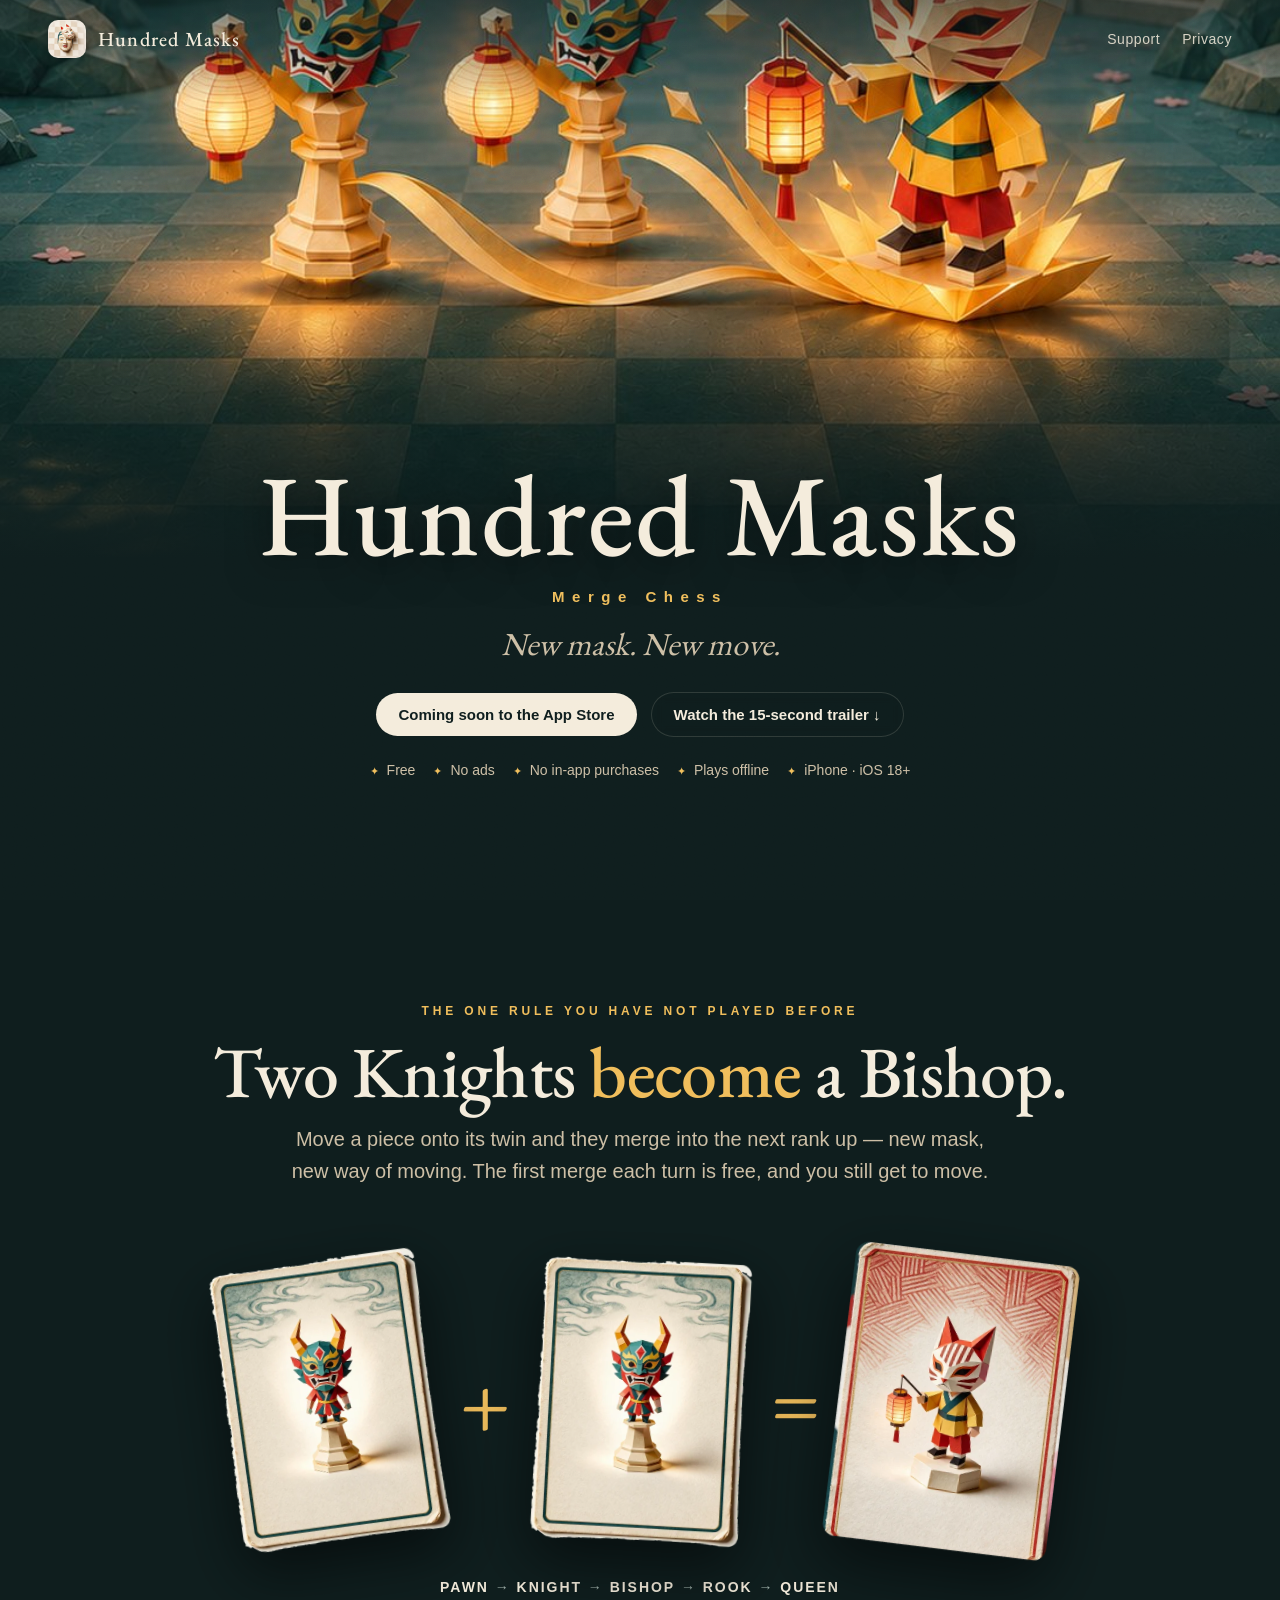
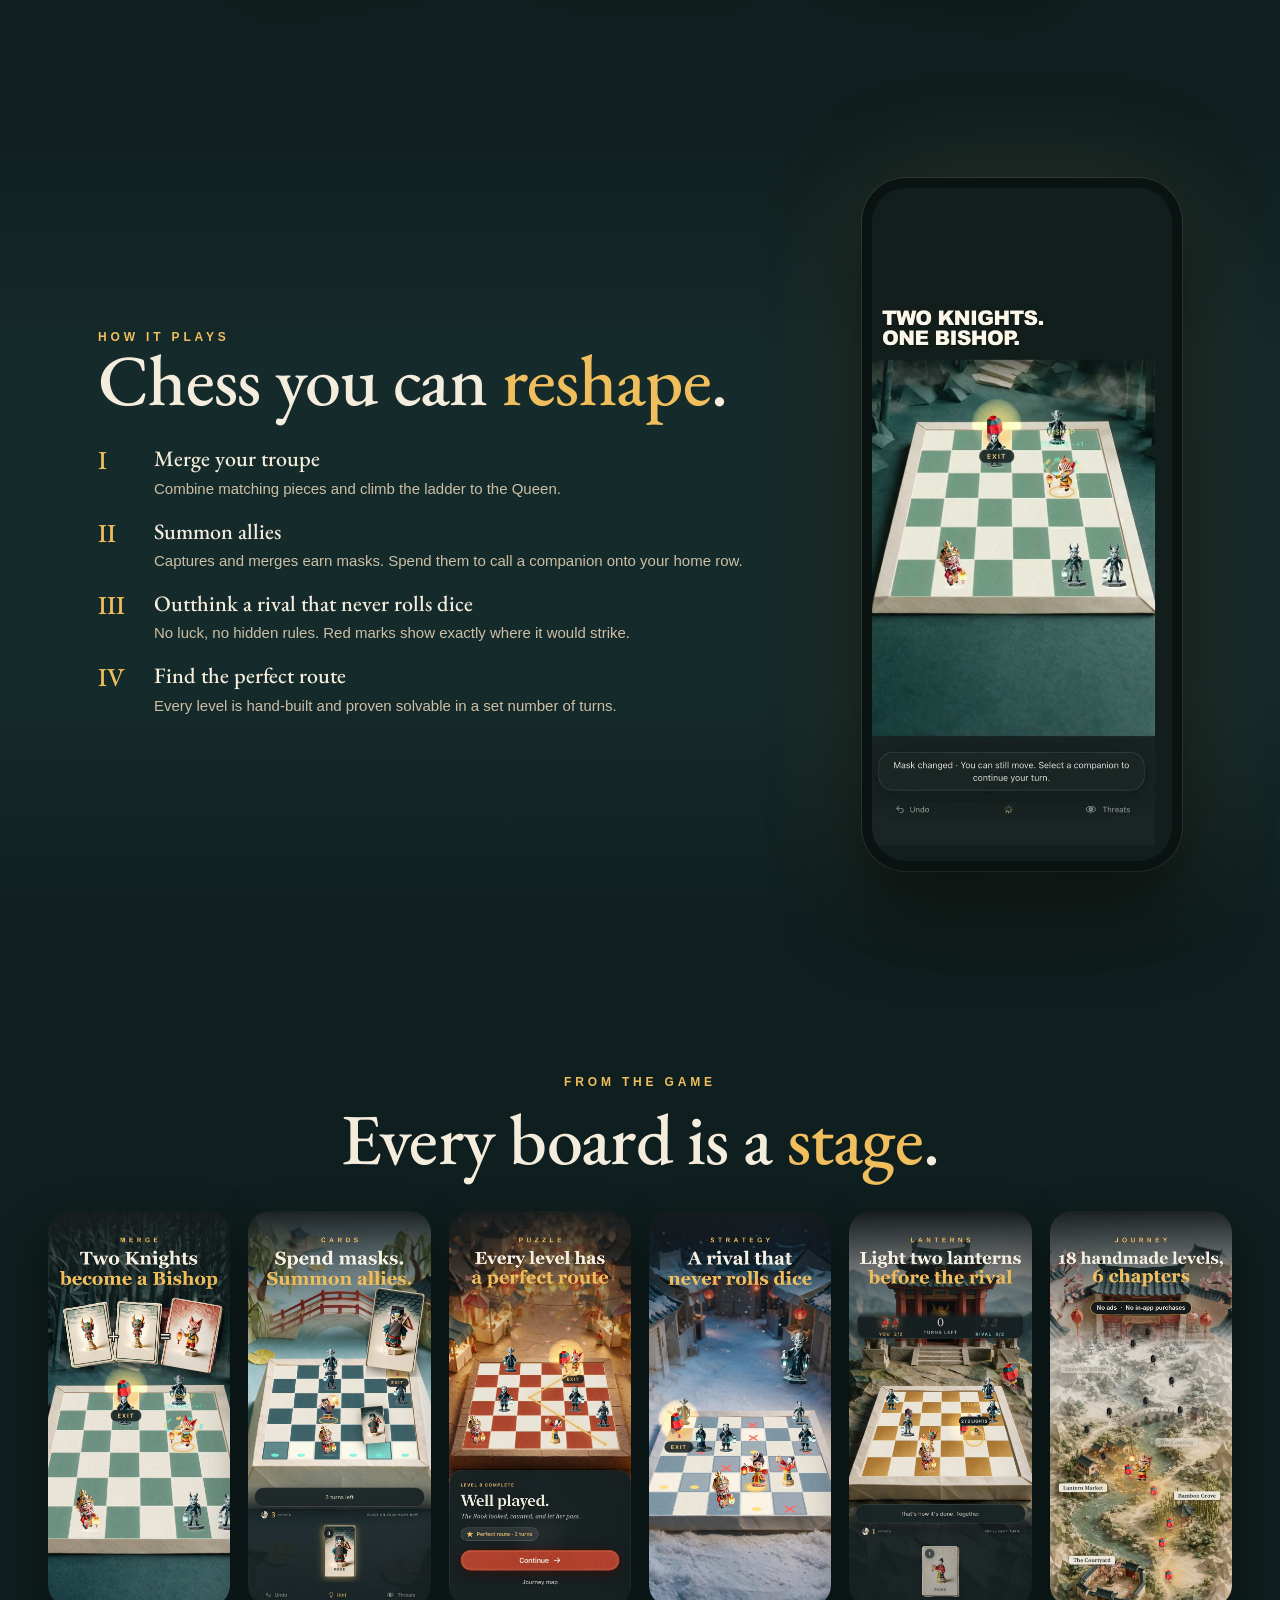
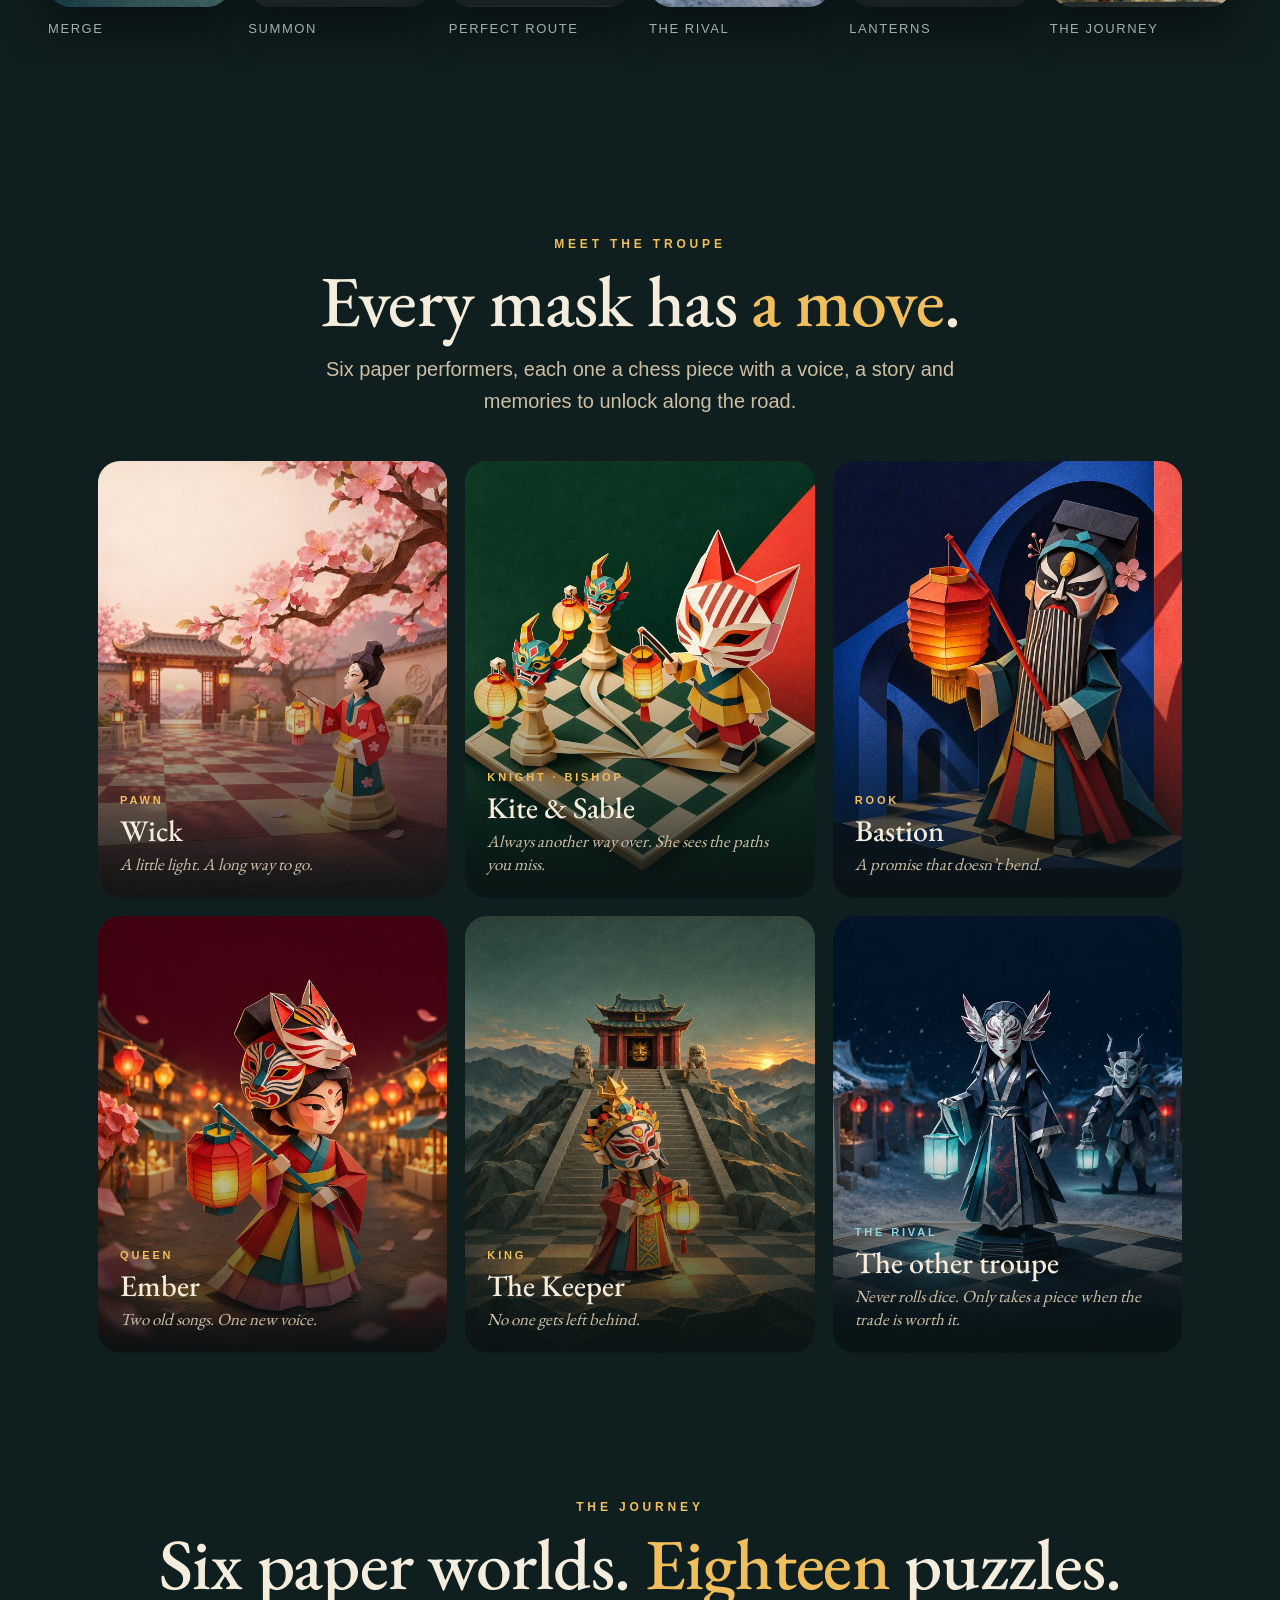
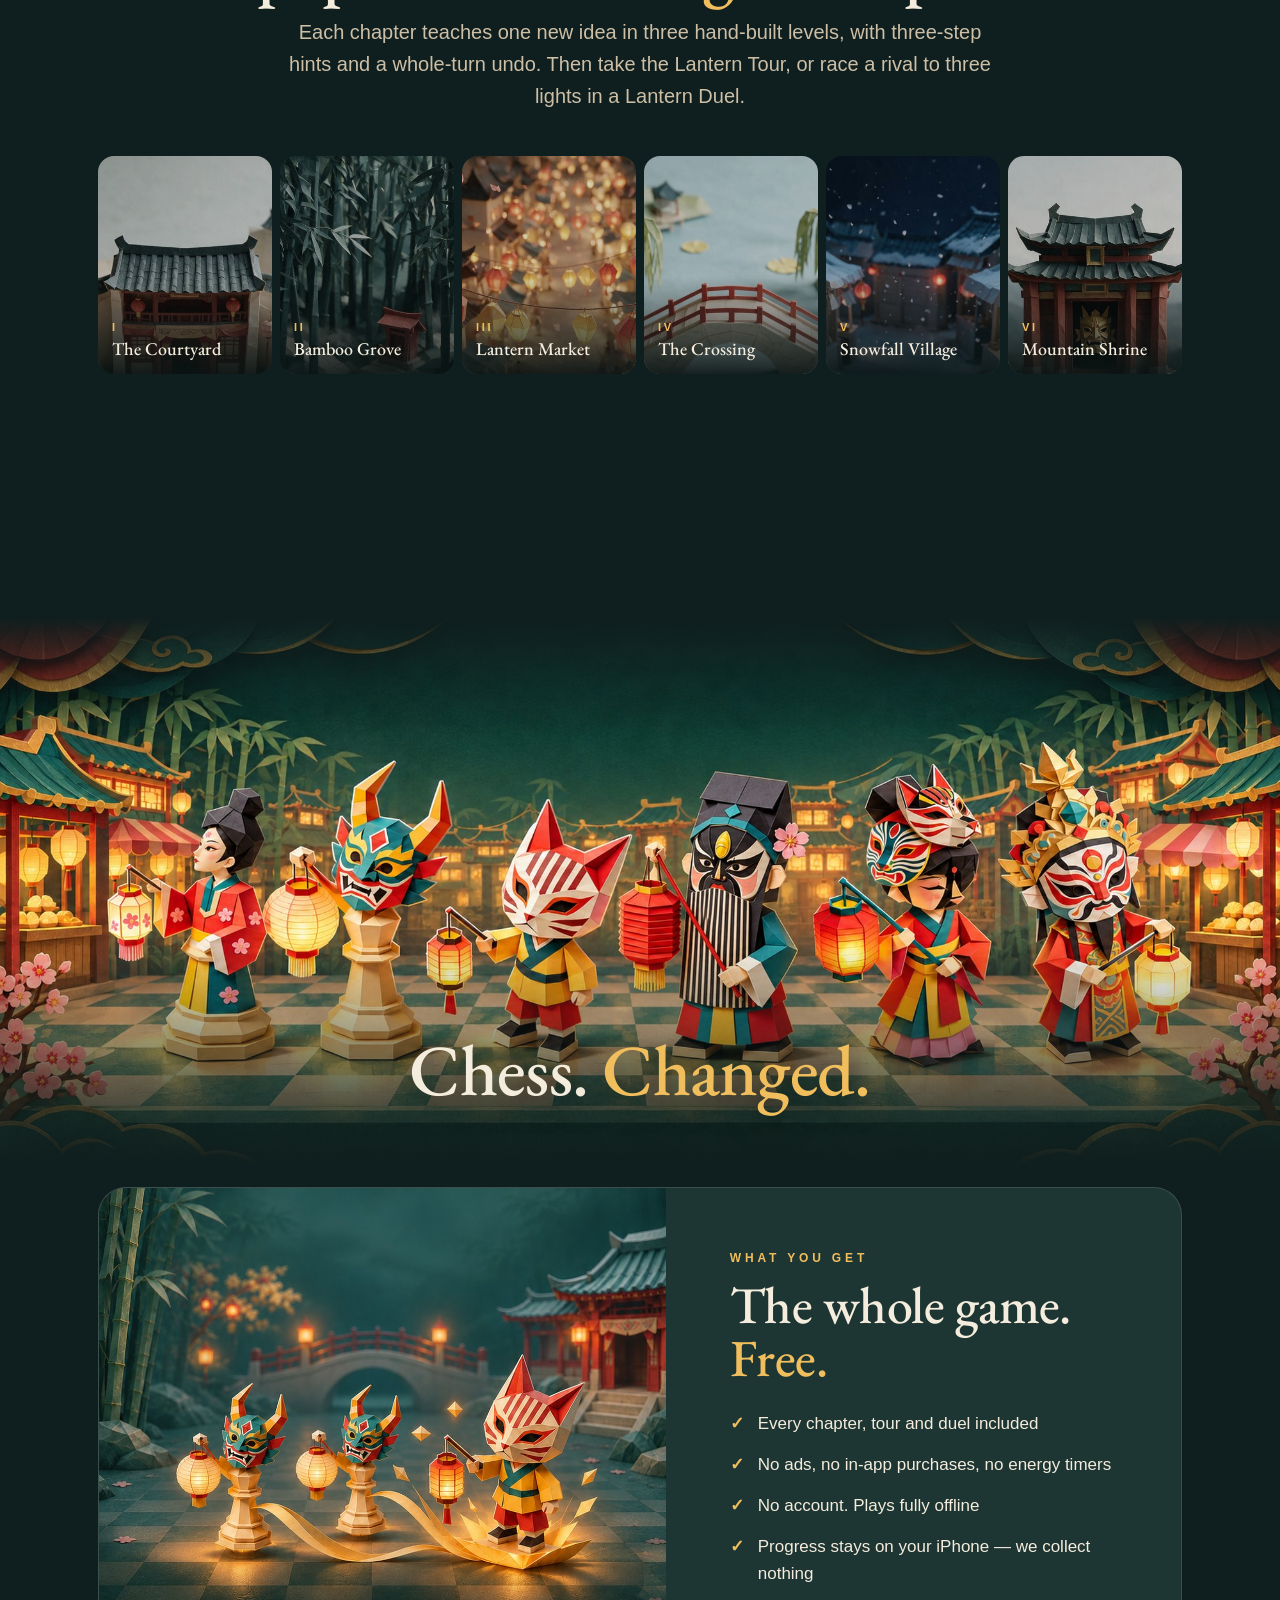
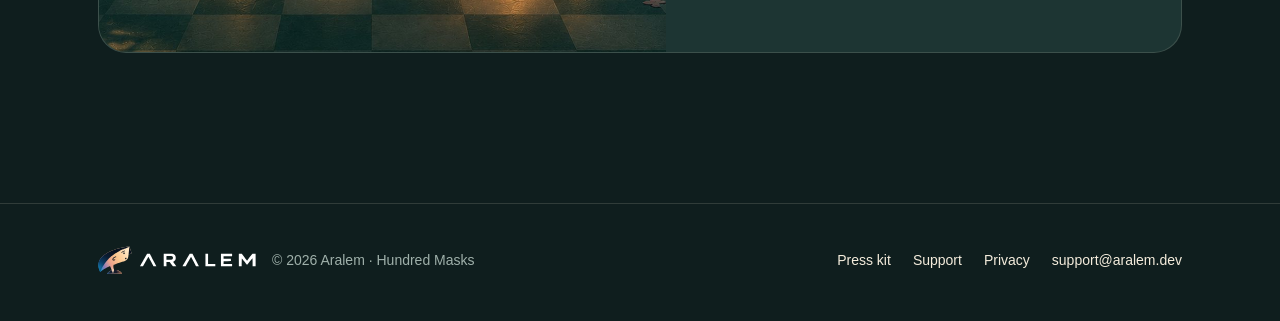
<file: index.html>
<!DOCTYPE html>
<html lang="en">
<head>
<meta charset="utf-8">
<meta name="viewport" content="width=device-width, initial-scale=1, viewport-fit=cover">
<title>Hundred Masks: Merge Chess — Tactics &amp; Puzzles. No Ads.</title>
<meta name="description" content="Merge chess pieces, summon allies and find the perfect route through 18 hand-built puzzles across six paper worlds. A free iPhone game. No ads, no in-app purchases, plays offline.">
<link rel="canonical" href="https://aralem.dev/hundred-masks-support/">
<link rel="icon" href="assets/favicon.png" type="image/png">
<link rel="apple-touch-icon" href="assets/apple-touch-icon.png">
<meta property="og:type" content="website">
<meta property="og:title" content="Hundred Masks: Merge Chess">
<meta property="og:description" content="New mask. New move. Two Knights become a Bishop — 18 hand-built chess puzzles in a paper-theatre world. Free, no ads, no in-app purchases.">
<meta property="og:image" content="https://aralem.dev/hundred-masks-support/assets/og.jpg">
<meta property="og:image:width" content="1200"><meta property="og:image:height" content="630">
<meta property="og:url" content="https://aralem.dev/hundred-masks-support/">
<meta name="twitter:card" content="summary_large_image">
<meta name="theme-color" content="#0f1e1e">
<link rel="preload" href="assets/fonts/EBGaramond-Medium.woff2" as="font" type="font/woff2" crossorigin>
<link rel="preload" href="assets/v2/hero-wide.jpg" as="image" media="(min-width:521px)">
<link rel="stylesheet" href="assets/v2/home.css?v=8">
<script>if('IntersectionObserver' in window)document.documentElement.className='js'</script>
</head>
<body>
<a class="skip" href="#main">Skip to content</a>

<header class="top">
  <a class="brand" href="./"><img src="assets/icon-512.png" alt="" width="38" height="38"><span>Hundred Masks</span></a>
  <nav aria-label="Main"><a href="support/">Support</a><a href="privacy/">Privacy</a></nav>
</header>

<main id="main">
<section class="hero" aria-labelledby="t">
  <picture>
    <source media="(max-width:520px)" srcset="assets/v2/hero-tall.jpg">
    <img src="assets/v2/hero-wide.jpg" alt="Two paper Knights holding lanterns follow a ribbon of light; at its end they have become a fox-masked Bishop, on a chessboard between a bamboo grove, a stone bridge and a red shrine." width="2400" height="1029">
  </picture>
  <div class="hero-copy">
    <h1 id="t" class="rise d1">Hundred Masks<small>Merge Chess</small></h1>
    <p class="tag rise d2">New mask. New move.</p>
    <div class="cta rise d3">
      <span class="pill primary" aria-label="Coming soon to the App Store for iPhone">Coming soon to the App Store</span>
      <a class="pill ghost" href="#trailer">Watch the 15-second trailer ↓</a>
    </div>
    <p class="promise rise d4"><span>Free</span><span>No ads</span><span>No in-app purchases</span><span>Plays offline</span><span>iPhone · iOS 18+</span></p>
  </div>
</section>

<section class="formula" aria-labelledby="f">
  <div class="wrap">
    <p class="kicker reveal">The one rule you have not played before</p>
    <h2 id="f" class="reveal">Two Knights <em>become</em> a Bishop.</h2>
    <p class="lede reveal">Move a piece onto its twin and they merge into the next rank up — new mask, new way of moving. The first merge each turn is free, and you still get to move.</p>
    <div class="equation reveal" aria-label="Knight card plus Knight card equals Bishop card">
      <img class="c1" src="assets/v2/card_knight.webp" alt="" width="420" height="567">
      <span class="op" aria-hidden="true">+</span>
      <img class="c2" src="assets/v2/card_knight.webp" alt="" width="420" height="567">
      <span class="op" aria-hidden="true">=</span>
      <img class="c3" src="assets/v2/card_bishop.webp" alt="" width="420" height="551">
    </div>
    <p class="ladder reveal"><b>Pawn</b> → <b>Knight</b> → <b>Bishop</b> → <b>Rook</b> → <b>Queen</b></p>
  </div>
</section>

<section class="trailer" id="trailer" aria-labelledby="tr">
  <div class="wrap">
    <div>
      <p class="kicker reveal">How it plays</p>
      <h2 id="tr" class="reveal">Chess you can <em>reshape</em>.</h2>
      <ol>
        <li class="reveal"><b>Merge your troupe</b><span>Combine matching pieces and climb the ladder to the Queen.</span></li>
        <li class="reveal"><b>Summon allies</b><span>Captures and merges earn masks. Spend them to call a companion onto your home row.</span></li>
        <li class="reveal"><b>Outthink a rival that never rolls dice</b><span>No luck, no hidden rules. Red marks show exactly where it would strike.</span></li>
        <li class="reveal"><b>Find the perfect route</b><span>Every level is hand-built and proven solvable in a set number of turns.</span></li>
      </ol>
    </div>
    <div class="phone reveal">
      <video src="assets/v2/trailer-15s-web.mp4" poster="assets/v2/trailer-poster.jpg" autoplay muted loop playsinline preload="metadata" aria-label="15-second gameplay trailer: two Knights become a Bishop, two Pawns a Knight, a Rook is summoned and a level is escaped."></video>
    </div>
  </div>
</section>

<section class="shots" aria-labelledby="s">
  <div class="wrap"><header><div><p class="kicker">From the game</p><h2 id="s" class="reveal" style="margin-top:14px">Every board is a <em>stage</em>.</h2></div><p class="hint">Swipe →</p></header></div>
  <div class="rail" tabindex="0" aria-label="Screenshots">
    <figure><img src="assets/v2/shot-merge.jpg" alt="Two Knights merge into a Bishop in the bamboo grove" width="720" height="1564" loading="lazy"><figcaption>Merge</figcaption></figure>
    <figure><img src="assets/v2/shot-summon.jpg" alt="A Rook card summoned onto the home row by the bridge" width="720" height="1564" loading="lazy"><figcaption>Summon</figcaption></figure>
    <figure><img src="assets/v2/shot-route.jpg" alt="Level complete with a perfect route in the lantern market" width="720" height="1564" loading="lazy"><figcaption>Perfect route</figcaption></figure>
    <figure><img src="assets/v2/shot-rival.jpg" alt="Red marks show where the rival would capture in the snowy village" width="720" height="1564" loading="lazy"><figcaption>The rival</figcaption></figure>
    <figure><img src="assets/v2/shot-lanterns.jpg" alt="Two lanterns lit at the mountain shrine" width="720" height="1564" loading="lazy"><figcaption>Lanterns</figcaption></figure>
    <figure><img src="assets/v2/shot-journey.jpg" alt="The journey map from the Courtyard to the Mountain Shrine" width="720" height="1564" loading="lazy"><figcaption>The journey</figcaption></figure>
  </div>
</section>

<section class="troupe" aria-labelledby="c">
  <div class="wrap">
    <p class="kicker reveal">Meet the troupe</p>
    <h2 id="c" class="reveal" style="margin-top:14px">Every mask has <em>a move</em>.</h2>
    <p class="lede reveal">Six paper performers, each one a chess piece with a voice, a story and memories to unlock along the road.</p>
    <div class="cast">
      <figure class="member reveal"><img src="assets/v2/troupe-wick.jpg" alt="Wick, a small paper performer holding a lantern under cherry blossom" loading="lazy" width="640" height="800"><figcaption class="tag2"><i>Pawn</i><b>Wick</b><span>A little light. A long way to go.</span></figcaption></figure>
      <figure class="member reveal"><img src="assets/v2/troupe-kite-sable.jpg" alt="Two horned Knight masks on a chessboard beside Sable in her fox mask" loading="lazy" width="640" height="800"><figcaption class="tag2"><i>Knight · Bishop</i><b>Kite &amp; Sable</b><span>Always another way over. She sees the paths you miss.</span></figcaption></figure>
      <figure class="member reveal"><img src="assets/v2/troupe-bastion.jpg" alt="Bastion, an opera-masked Rook with a long beard and a red lantern" loading="lazy" width="640" height="800"><figcaption class="tag2"><i>Rook</i><b>Bastion</b><span>A promise that doesn’t bend.</span></figcaption></figure>
      <figure class="member reveal"><img src="assets/v2/troupe-ember.jpg" alt="Ember, a fox-masked Queen holding a lantern in a lantern market" loading="lazy" width="640" height="800"><figcaption class="tag2"><i>Queen</i><b>Ember</b><span>Two old songs. One new voice.</span></figcaption></figure>
      <figure class="member reveal"><img src="assets/v2/troupe-keeper.jpg" alt="The Keeper, a crowned King with a lantern on mountain shrine steps" loading="lazy" width="640" height="800"><figcaption class="tag2"><i>King</i><b>The Keeper</b><span>No one gets left behind.</span></figcaption></figure>
      <figure class="member rival reveal"><img src="assets/v2/troupe-rivals.jpg" alt="The rival troupe in pale masks with cold blue lanterns on a snowy board" loading="lazy" width="640" height="799"><figcaption class="tag2"><i>The rival</i><b>The other troupe</b><span>Never rolls dice. Only takes a piece when the trade is worth it.</span></figcaption></figure>
    </div>
  </div>
</section>

<section class="worlds" aria-labelledby="w">
  <div class="wrap">
    <p class="kicker reveal">The Journey</p>
    <h2 id="w" class="reveal" style="margin-top:14px">Six paper worlds. <em>Eighteen</em> puzzles.</h2>
    <p class="lede reveal">Each chapter teaches one new idea in three hand-built levels, with three-step hints and a whole-turn undo. Then take the Lantern Tour, or race a rival to three lights in a Lantern Duel.</p>
  </div>
  <div class="strip">
    <figure class="reveal"><img src="assets/v2/world-courtyard.jpg" alt="" loading="lazy" width="640" height="387"><figcaption><i>I</i>The Courtyard</figcaption></figure>
    <figure class="reveal"><img src="assets/v2/world-bamboo.jpg" alt="" loading="lazy" width="640" height="387"><figcaption><i>II</i>Bamboo Grove</figcaption></figure>
    <figure class="reveal"><img src="assets/v2/world-lantern.jpg" alt="" loading="lazy" width="640" height="387"><figcaption><i>III</i>Lantern Market</figcaption></figure>
    <figure class="reveal"><img src="assets/v2/world-bridge.jpg" alt="" loading="lazy" width="640" height="387"><figcaption><i>IV</i>The Crossing</figcaption></figure>
    <figure class="reveal"><img src="assets/v2/world-snow.jpg" alt="" loading="lazy" width="640" height="387"><figcaption><i>V</i>Snowfall Village</figcaption></figure>
    <figure class="reveal"><img src="assets/v2/world-temple.jpg" alt="" loading="lazy" width="640" height="387"><figcaption><i>VI</i>Mountain Shrine</figcaption></figure>
  </div>
</section>

<figure class="band reveal"><img src="assets/v2/cast-wide.jpg" alt="The whole troupe lined up on a lantern-lit chessboard" loading="lazy" width="2000" height="859"><h2>Chess. <em>Changed.</em></h2></figure>

<section class="free" aria-labelledby="g">
  <div class="wrap">
    <div class="card reveal">
      <div class="art" role="img" aria-label="Paper Knights and a fox-masked Bishop on a lantern-lit board"></div>
      <div class="body">
        <p class="kicker">What you get</p>
        <h2 id="g" style="margin-top:14px;font-size:clamp(32px,4.4vw,52px)">The whole game. <em>Free.</em></h2>
        <ul>
          <li>Every chapter, tour and duel included</li>
          <li>No ads, no in-app purchases, no energy timers</li>
          <li>No account. Plays fully offline</li>
          <li>Progress stays on your iPhone — we collect nothing</li>
        </ul>
      </div>
    </div>
  </div>
</section>
</main>

<footer>
  <div class="wrap">
    <div class="foot-brand"><a class="studio" href="https://aralem.dev/" aria-label="Aralem home"><img src="assets/aralem-logo-horizontal-cinematic-white.svg" width="170" height="40" alt="Aralem" loading="lazy"></a><span>© 2026 Aralem · Hundred Masks</span></div>
    <nav aria-label="Footer"><a href="press/">Press kit</a><a href="support/">Support</a><a href="privacy/">Privacy</a><a href="mailto:support@aralem.dev">support@aralem.dev</a></nav>
  </div>
</footer>
<script>
(function(){var els=document.querySelectorAll('.reveal');if(!('IntersectionObserver' in window))return;setTimeout(function(){els.forEach(function(e){e.classList.add('in')})},4000);
var io=new IntersectionObserver(function(es){es.forEach(function(e){if(e.isIntersecting){e.target.classList.add('in');io.unobserve(e.target)}})},{rootMargin:'0px 0px -8% 0px'});
els.forEach(function(e){io.observe(e)})})();
</script>
<script src="assets/v2/site.js?v=1" defer></script>
</body>
</html>
</file>
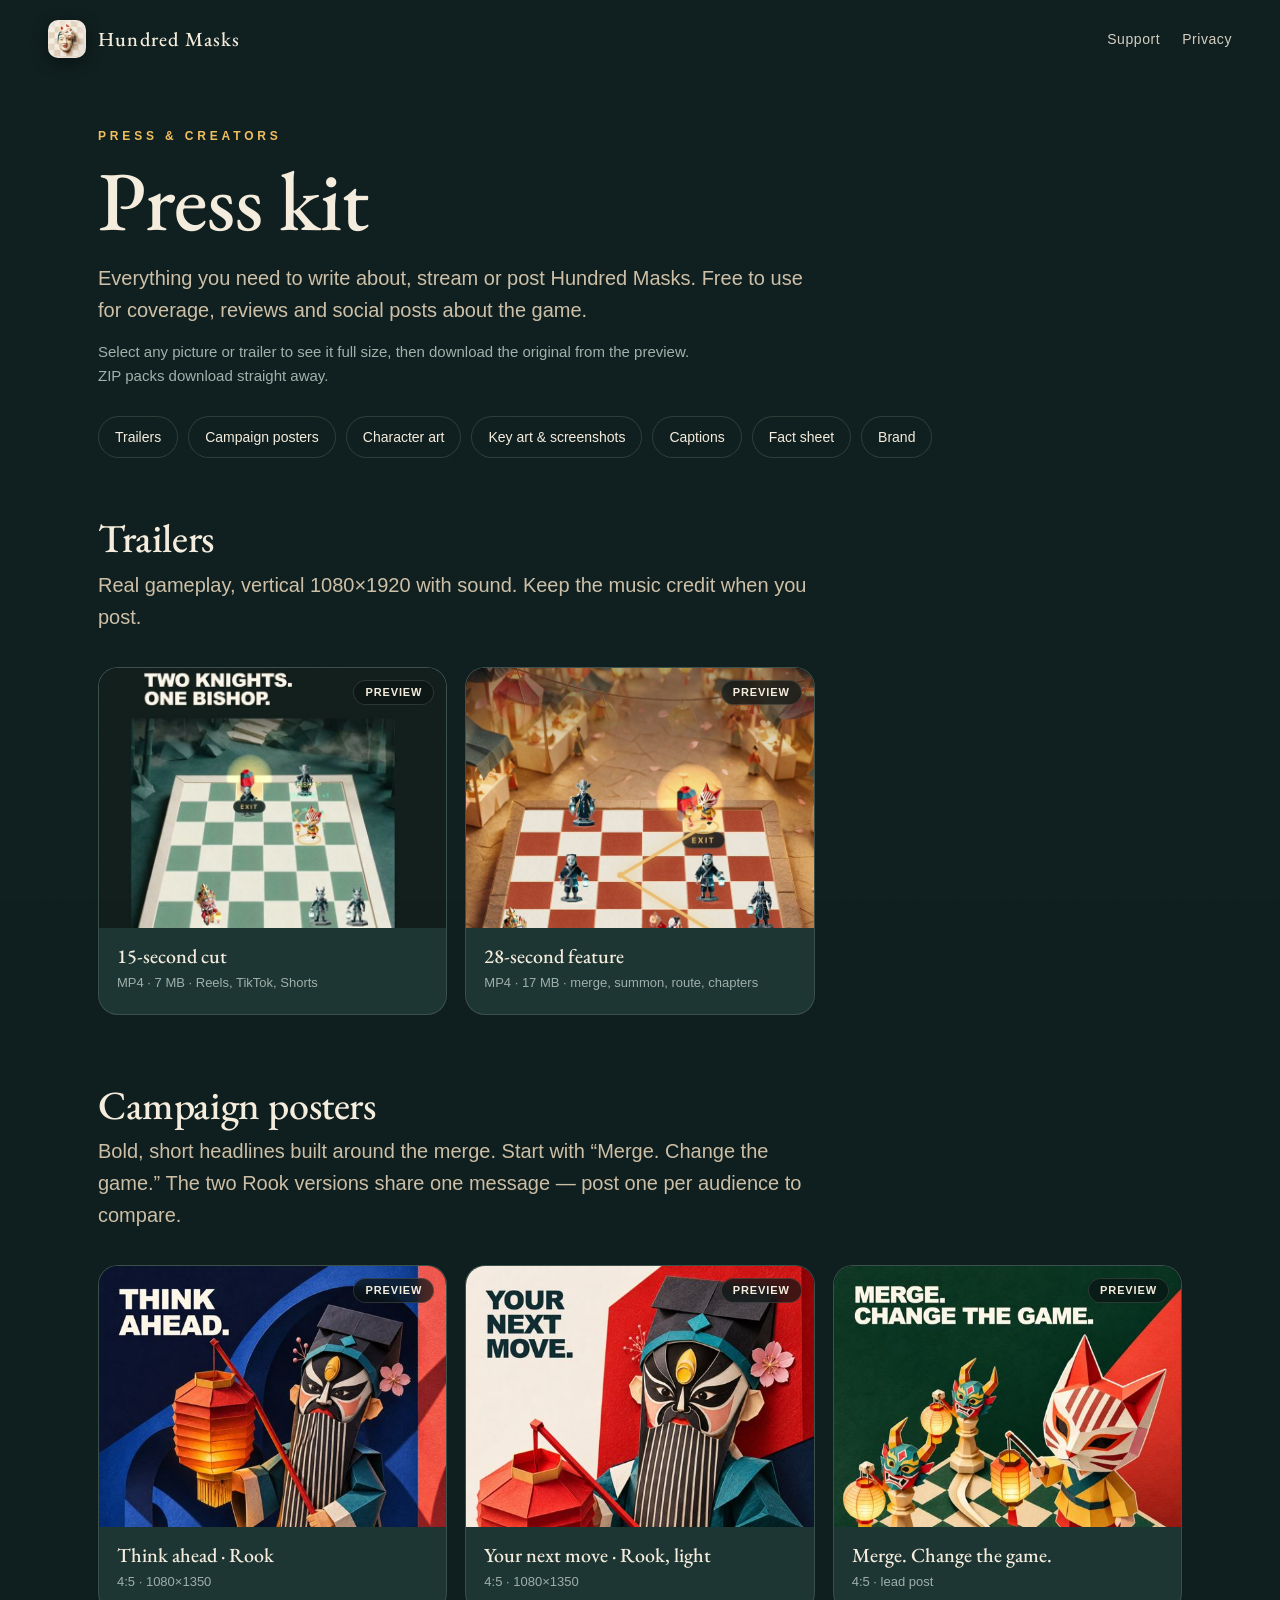
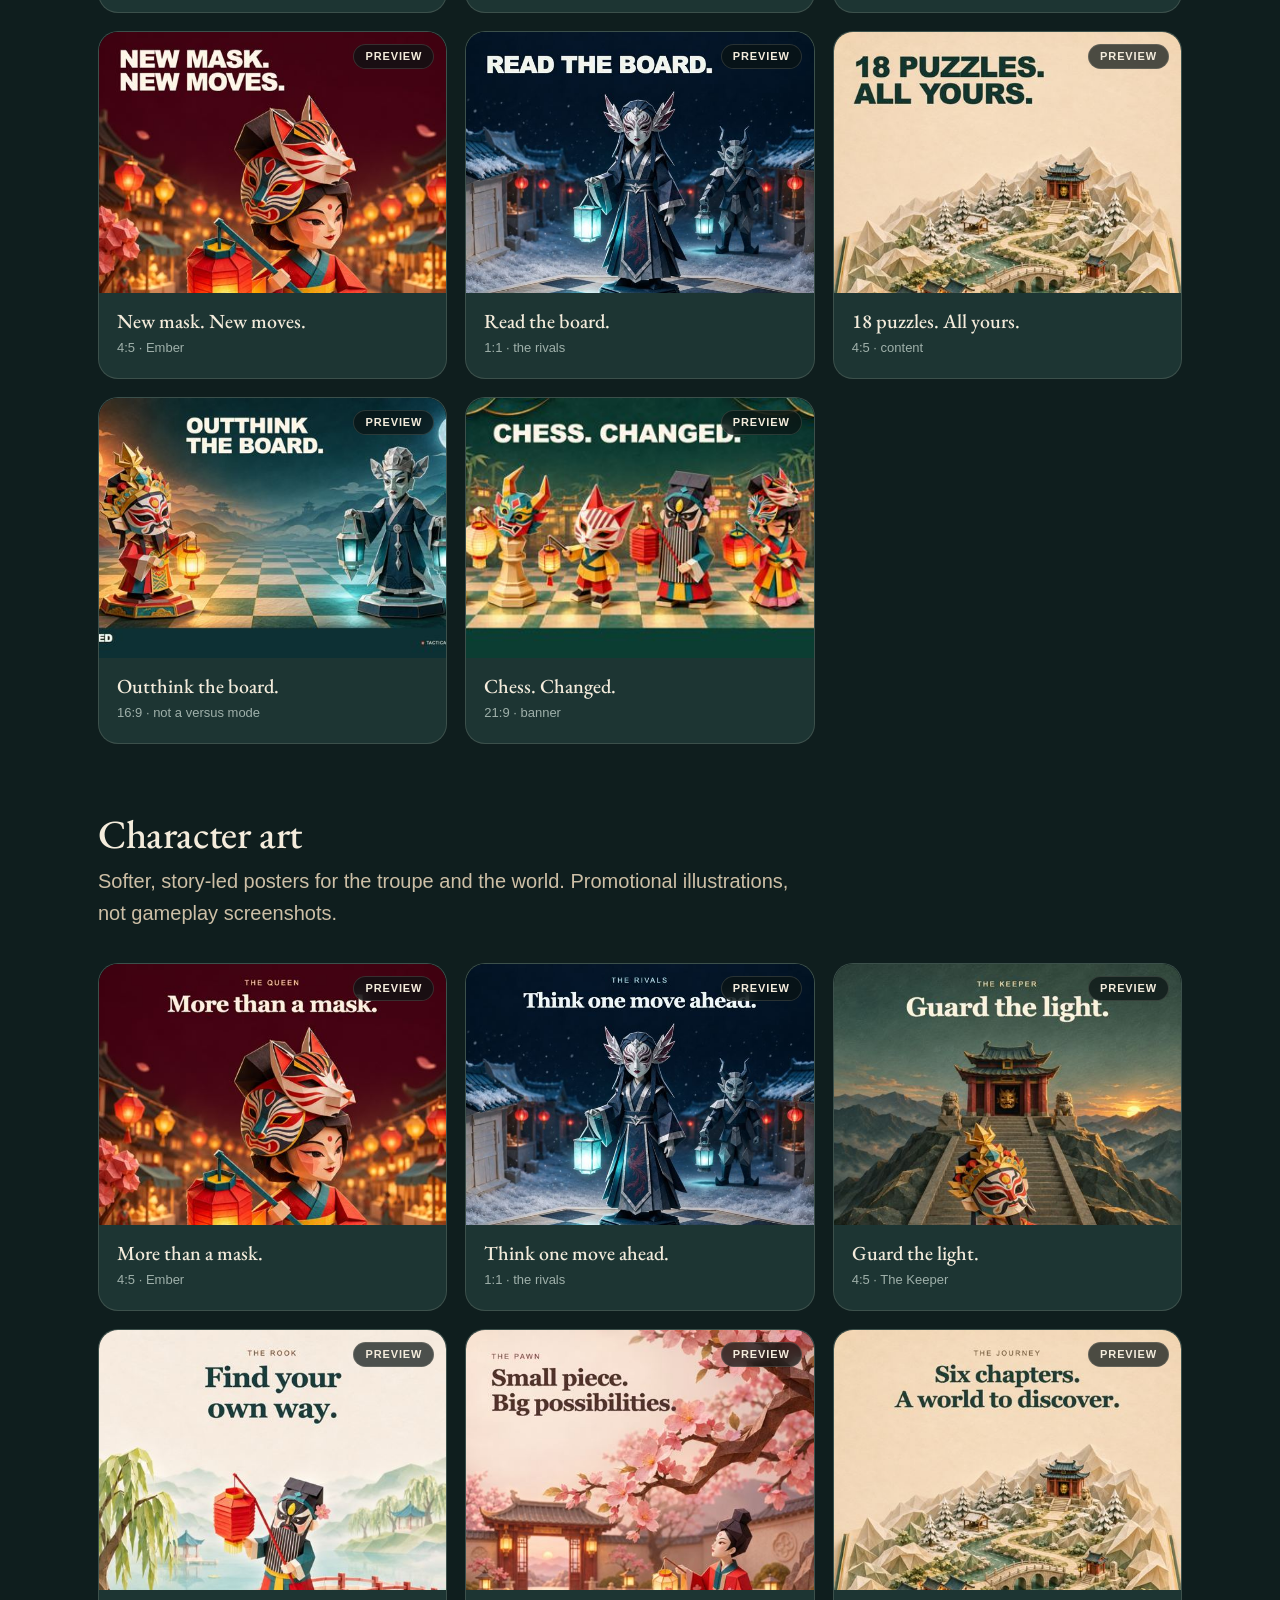
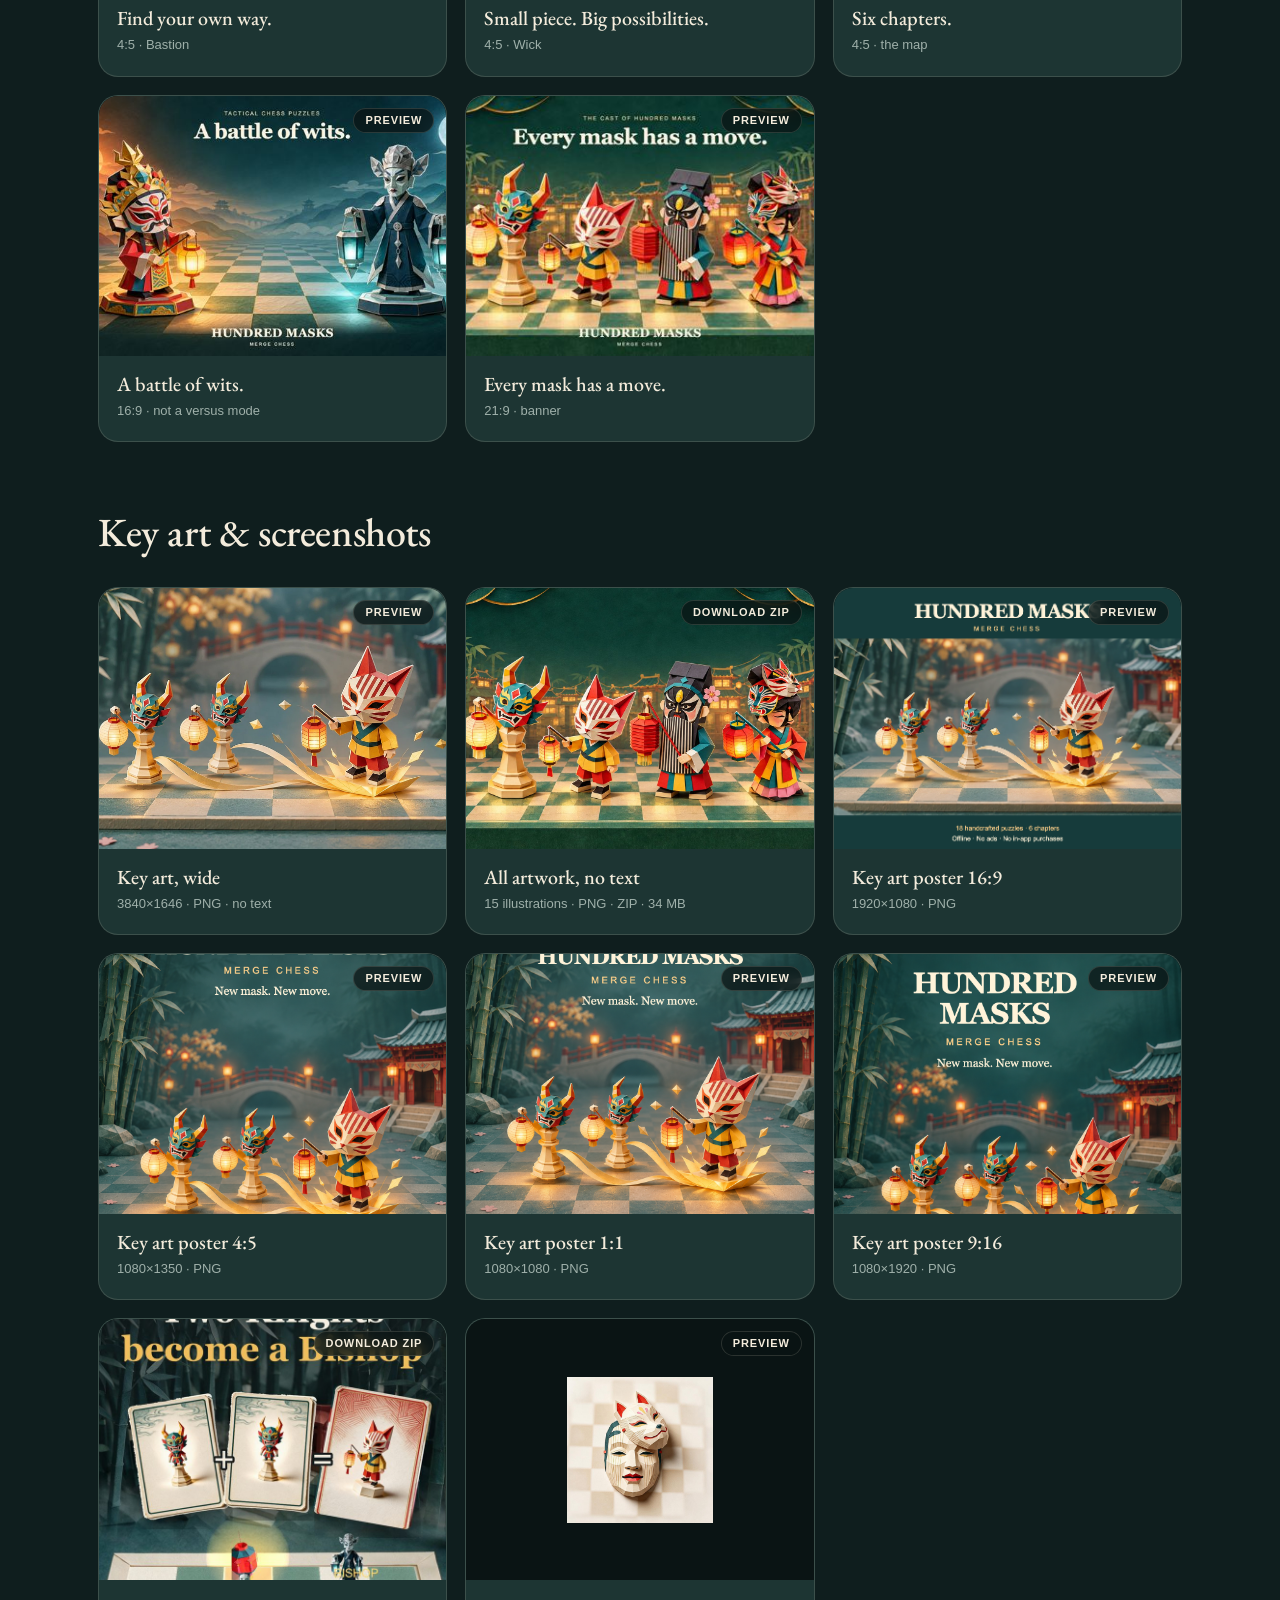
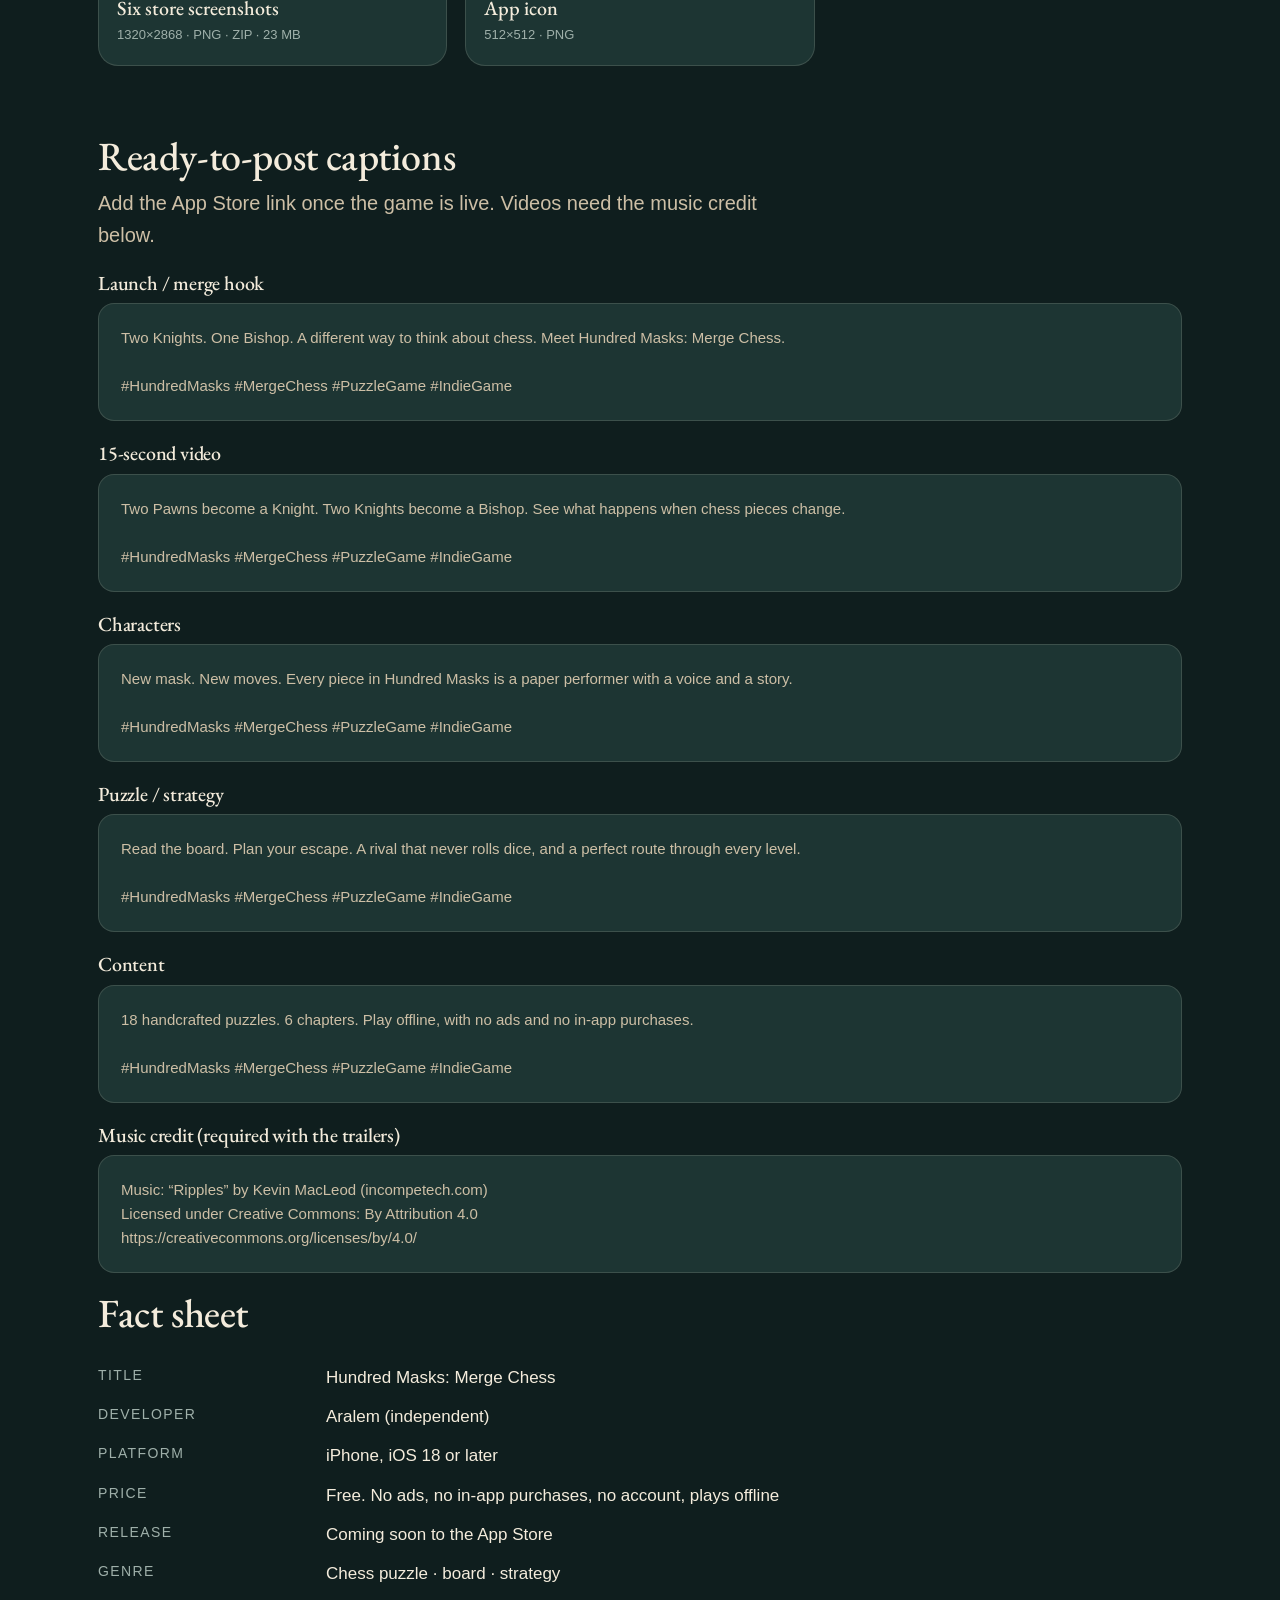
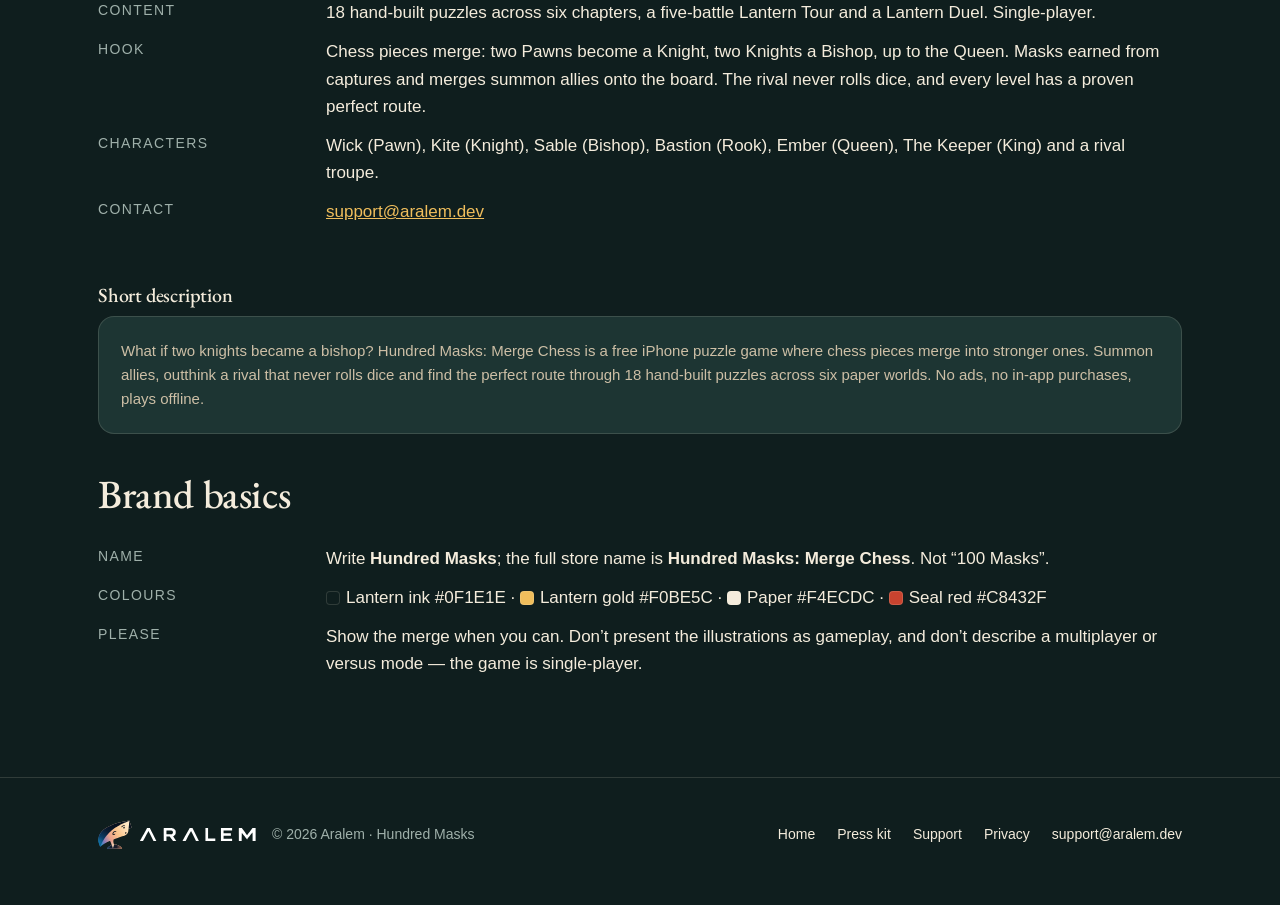
<file: press/index.html>
<!DOCTYPE html>
<html lang="en">
<head>
<meta charset="utf-8">
<meta name="viewport" content="width=device-width, initial-scale=1, viewport-fit=cover">
<title>Press kit — Hundred Masks: Merge Chess</title>
<meta name="description" content="Trailers, campaign posters, character art, screenshots, captions and fact sheet for Hundred Masks: Merge Chess, a free iPhone chess-merge puzzle game.">
<link rel="canonical" href="https://aralem.dev/hundred-masks-support/press/">
<link rel="icon" href="../assets/favicon.png" type="image/png">
<meta property="og:title" content="Hundred Masks — Press kit">
<meta property="og:image" content="https://aralem.dev/hundred-masks-support/assets/og.jpg">
<meta name="twitter:card" content="summary_large_image">
<meta name="theme-color" content="#0f1e1e">
<link rel="stylesheet" href="../assets/v2/home.css?v=8">
</head>
<body>
<a class="skip" href="#main">Skip to content</a>
<header class="top"><a class="brand" href="../"><img src="../assets/icon-512.png" alt="" width="38" height="38"><span>Hundred Masks</span></a><nav aria-label="Main"><a href="../support/">Support</a><a href="../privacy/">Privacy</a></nav></header>
<main id="main">
<div class="wrap page-head">
  <p class="kicker">Press &amp; creators</p>
  <h1>Press kit</h1>
  <p class="lede" style="margin-top:18px">Everything you need to write about, stream or post Hundred Masks. Free to use for coverage, reviews and social posts about the game.</p>
  <p class="howto">Select any picture or trailer to see it full size, then download the original from the preview. ZIP packs download straight away.</p>
  <nav class="toc" aria-label="On this page"><a href="#trailers">Trailers</a><a href="#campaign">Campaign posters</a><a href="#characters">Character art</a><a href="#art">Key art &amp; screenshots</a><a href="#captions">Captions</a><a href="#facts">Fact sheet</a><a href="#brand">Brand</a></nav>
</div>
<div class="wrap">
  <h2 id="trailers">Trailers</h2>
  <p class="lede">Real gameplay, vertical 1080×1920 with sound. Keep the music credit when you post.</p>
  <div class="grid">
    <a class="tile" href="files/hundred-masks-trailer-15s.mp4" download><div class="thumb" style="background-image:url(../assets/v2/trailer-poster.jpg);background-position:50% 30%"></div><div class="meta"><b>15-second cut</b><span>MP4 · 7 MB · Reels, TikTok, Shorts</span></div></a>
    <a class="tile" href="files/hundred-masks-trailer-28s.mp4" download><div class="thumb" style="background-image:url(../assets/v2/shot-route.jpg);background-position:50% 30%"></div><div class="meta"><b>28-second feature</b><span>MP4 · 17 MB · merge, summon, route, chapters</span></div></a>
  </div>

  <h2 id="campaign">Campaign posters</h2>
  <p class="lede">Bold, short headlines built around the merge. Start with “Merge. Change the game.” The two Rook versions share one message — post one per audience to compare.</p>
  <div class="grid"><a class="tile" href="files/campaign/01-rook_1080x1350.png" download><div class="thumb" style="background-image:url(thumbs/v3-01-rook_1080x1350.jpg);background-position:50% 0%"></div><div class="meta"><b>Think ahead · Rook</b><span>4:5 · 1080×1350</span></div></a><a class="tile" href="files/campaign/02-rook-alt_1080x1350.png" download><div class="thumb" style="background-image:url(thumbs/v3-02-rook-alt_1080x1350.jpg);background-position:50% 0%"></div><div class="meta"><b>Your next move · Rook, light</b><span>4:5 · 1080×1350</span></div></a><a class="tile" href="files/campaign/03-merge_1080x1350.png" download><div class="thumb" style="background-image:url(thumbs/v3-03-merge_1080x1350.jpg);background-position:50% 0%"></div><div class="meta"><b>Merge. Change the game.</b><span>4:5 · lead post</span></div></a><a class="tile" href="files/campaign/04-queen_1080x1350.png" download><div class="thumb" style="background-image:url(thumbs/v3-04-queen_1080x1350.jpg);background-position:50% 0%"></div><div class="meta"><b>New mask. New moves.</b><span>4:5 · Ember</span></div></a><a class="tile" href="files/campaign/05-rivals_1080x1080.png" download><div class="thumb" style="background-image:url(thumbs/v3-05-rivals_1080x1080.jpg);background-position:50% 0%"></div><div class="meta"><b>Read the board.</b><span>1:1 · the rivals</span></div></a><a class="tile" href="files/campaign/06-journey_1080x1350.png" download><div class="thumb" style="background-image:url(thumbs/v3-06-journey_1080x1350.jpg);background-position:50% 0%"></div><div class="meta"><b>18 puzzles. All yours.</b><span>4:5 · content</span></div></a><a class="tile" href="files/campaign/07-strategy_1920x1080.png" download><div class="thumb" style="background-image:url(thumbs/v3-07-strategy_1920x1080.jpg);background-position:50% 0%"></div><div class="meta"><b>Outthink the board.</b><span>16:9 · not a versus mode</span></div></a><a class="tile" href="files/campaign/08-cast_2520x1080.png" download><div class="thumb" style="background-image:url(thumbs/v3-08-cast_2520x1080.jpg);background-position:50% 0%"></div><div class="meta"><b>Chess. Changed.</b><span>21:9 · banner</span></div></a></div>

  <h2 id="characters">Character art</h2>
  <p class="lede">Softer, story-led posters for the troupe and the world. Promotional illustrations, not gameplay screenshots.</p>
  <div class="grid"><a class="tile" href="files/characters/01-queen_1080x1350.png" download><div class="thumb" style="background-image:url(thumbs/v2-01-queen_1080x1350.jpg);background-position:50% 0%"></div><div class="meta"><b>More than a mask.</b><span>4:5 · Ember</span></div></a><a class="tile" href="files/characters/02-frost-court_1080x1080.png" download><div class="thumb" style="background-image:url(thumbs/v2-02-frost-court_1080x1080.jpg);background-position:50% 0%"></div><div class="meta"><b>Think one move ahead.</b><span>1:1 · the rivals</span></div></a><a class="tile" href="files/characters/03-keeper_1080x1350.png" download><div class="thumb" style="background-image:url(thumbs/v2-03-keeper_1080x1350.jpg);background-position:50% 0%"></div><div class="meta"><b>Guard the light.</b><span>4:5 · The Keeper</span></div></a><a class="tile" href="files/characters/04-rook_1080x1350.png" download><div class="thumb" style="background-image:url(thumbs/v2-04-rook_1080x1350.jpg);background-position:50% 0%"></div><div class="meta"><b>Find your own way.</b><span>4:5 · Bastion</span></div></a><a class="tile" href="files/characters/05-pawn_1080x1350.png" download><div class="thumb" style="background-image:url(thumbs/v2-05-pawn_1080x1350.jpg);background-position:50% 0%"></div><div class="meta"><b>Small piece. Big possibilities.</b><span>4:5 · Wick</span></div></a><a class="tile" href="files/characters/06-journey_1080x1350.png" download><div class="thumb" style="background-image:url(thumbs/v2-06-journey_1080x1350.jpg);background-position:50% 0%"></div><div class="meta"><b>Six chapters.</b><span>4:5 · the map</span></div></a><a class="tile" href="files/characters/07-two-kings_1920x1080.png" download><div class="thumb" style="background-image:url(thumbs/v2-07-two-kings_1920x1080.jpg);background-position:50% 0%"></div><div class="meta"><b>A battle of wits.</b><span>16:9 · not a versus mode</span></div></a><a class="tile" href="files/characters/08-ensemble_2520x1080.png" download><div class="thumb" style="background-image:url(thumbs/v2-08-ensemble_2520x1080.jpg);background-position:50% 0%"></div><div class="meta"><b>Every mask has a move.</b><span>21:9 · banner</span></div></a></div>

  <h2 id="art">Key art &amp; screenshots</h2>
  <div class="grid">
    <a class="tile" href="files/key-art-3840x1646.png" data-preview="../assets/v2/hero-wide.jpg" download><div class="thumb" style="background-image:url(../assets/v2/hero-wide.jpg);background-position:50% 50%"></div><div class="meta"><b>Key art, wide</b><span>3840×1646 · PNG · no text</span></div></a>
    <a class="tile" data-act="Download ZIP" href="files/artwork-no-text.zip" download><div class="thumb" style="background-image:url(../assets/v2/cast-wide.jpg);background-position:50% 50%"></div><div class="meta"><b>All artwork, no text</b><span>15 illustrations · PNG · ZIP · 34 MB</span></div></a>
    <a class="tile" href="files/social-landscape_1920x1080.png" download><div class="thumb" style="background-image:url(files/social-landscape_1920x1080.png);background-position:50% 50%"></div><div class="meta"><b>Key art poster 16:9</b><span>1920×1080 · PNG</span></div></a>
    <a class="tile" href="files/social-feed_1080x1350.png" download><div class="thumb" style="background-image:url(files/social-feed_1080x1350.png);background-position:50% 30%"></div><div class="meta"><b>Key art poster 4:5</b><span>1080×1350 · PNG</span></div></a>
    <a class="tile" href="files/social-square_1080x1080.png" download><div class="thumb" style="background-image:url(files/social-square_1080x1080.png);background-position:50% 30%"></div><div class="meta"><b>Key art poster 1:1</b><span>1080×1080 · PNG</span></div></a>
    <a class="tile" href="files/social-story_1080x1920.png" download><div class="thumb" style="background-image:url(files/social-story_1080x1920.png);background-position:50% 20%"></div><div class="meta"><b>Key art poster 9:16</b><span>1080×1920 · PNG</span></div></a>
    <a class="tile" data-act="Download ZIP" href="files/screenshots-1320x2868.zip" download><div class="thumb" style="background-image:url(../assets/v2/shot-merge.jpg);background-position:50% 20%"></div><div class="meta"><b>Six store screenshots</b><span>1320×2868 · PNG · ZIP · 23 MB</span></div></a>
    <a class="tile" href="files/app-icon-512.png" download><div class="thumb" style="background:#0a1414 url(files/app-icon-512.png) center/42% no-repeat"></div><div class="meta"><b>App icon</b><span>512×512 · PNG</span></div></a>
  </div>

  <h2 id="captions">Ready-to-post captions</h2>
  <p class="lede">Add the App Store link once the game is live. Videos need the music credit below.</p>
  <div class="captions"><h3>Launch / merge hook</h3><p class="copybox">Two Knights. One Bishop. A different way to think about chess. Meet Hundred Masks: Merge Chess.

#HundredMasks #MergeChess #PuzzleGame #IndieGame</p><h3>15-second video</h3><p class="copybox">Two Pawns become a Knight. Two Knights become a Bishop. See what happens when chess pieces change.

#HundredMasks #MergeChess #PuzzleGame #IndieGame</p><h3>Characters</h3><p class="copybox">New mask. New moves. Every piece in Hundred Masks is a paper performer with a voice and a story.

#HundredMasks #MergeChess #PuzzleGame #IndieGame</p><h3>Puzzle / strategy</h3><p class="copybox">Read the board. Plan your escape. A rival that never rolls dice, and a perfect route through every level.

#HundredMasks #MergeChess #PuzzleGame #IndieGame</p><h3>Content</h3><p class="copybox">18 handcrafted puzzles. 6 chapters. Play offline, with no ads and no in-app purchases.

#HundredMasks #MergeChess #PuzzleGame #IndieGame</p>
  <h3>Music credit (required with the trailers)</h3>
  <p class="copybox">Music: “Ripples” by Kevin MacLeod (incompetech.com)
Licensed under Creative Commons: By Attribution 4.0
https://creativecommons.org/licenses/by/4.0/</p></div>

  <h2 id="facts">Fact sheet</h2>
  <dl class="facts">
    <dt>Title</dt><dd>Hundred Masks: Merge Chess</dd>
    <dt>Developer</dt><dd>Aralem (independent)</dd>
    <dt>Platform</dt><dd>iPhone, iOS 18 or later</dd>
    <dt>Price</dt><dd>Free. No ads, no in-app purchases, no account, plays offline</dd>
    <dt>Release</dt><dd>Coming soon to the App Store</dd>
    <dt>Genre</dt><dd>Chess puzzle · board · strategy</dd>
    <dt>Content</dt><dd>18 hand-built puzzles across six chapters, a five-battle Lantern Tour and a Lantern Duel. Single-player.</dd>
    <dt>Hook</dt><dd>Chess pieces merge: two Pawns become a Knight, two Knights a Bishop, up to the Queen. Masks earned from captures and merges summon allies onto the board. The rival never rolls dice, and every level has a proven perfect route.</dd>
    <dt>Characters</dt><dd>Wick (Pawn), Kite (Knight), Sable (Bishop), Bastion (Rook), Ember (Queen), The Keeper (King) and a rival troupe.</dd>
    <dt>Contact</dt><dd><a href="mailto:support@aralem.dev">support@aralem.dev</a></dd>
  </dl>
  <h3>Short description</h3>
  <p class="copybox" style="margin-bottom:40px">What if two knights became a bishop? Hundred Masks: Merge Chess is a free iPhone puzzle game where chess pieces merge into stronger ones. Summon allies, outthink a rival that never rolls dice and find the perfect route through 18 hand-built puzzles across six paper worlds. No ads, no in-app purchases, plays offline.</p>

  <h2 id="brand">Brand basics</h2>
  <dl class="facts" style="margin-bottom:100px">
    <dt>Name</dt><dd>Write <b>Hundred Masks</b>; the full store name is <b>Hundred Masks: Merge Chess</b>. Not “100 Masks”.</dd>
    <dt>Colours</dt><dd><span class="sw" style="background:#0f1e1e"></span>Lantern ink #0F1E1E · <span class="sw" style="background:#f0be5c"></span>Lantern gold #F0BE5C · <span class="sw" style="background:#f4ecdc"></span>Paper #F4ECDC · <span class="sw" style="background:#c8432f"></span>Seal red #C8432F</dd>
    <dt>Please</dt><dd>Show the merge when you can. Don’t present the illustrations as gameplay, and don’t describe a multiplayer or versus mode — the game is single-player.</dd>
  </dl>
</div>
</main>
<footer><div class="wrap"><div class="foot-brand"><a class="studio" href="https://aralem.dev/" aria-label="Aralem home"><img src="../assets/aralem-logo-horizontal-cinematic-white.svg" width="170" height="40" alt="Aralem" loading="lazy"></a><span>© 2026 Aralem · Hundred Masks</span></div><nav aria-label="Footer"><a href="../">Home</a><a href="./" aria-current="page">Press kit</a><a href="../support/">Support</a><a href="../privacy/">Privacy</a><a href="mailto:support@aralem.dev">support@aralem.dev</a></nav></div></footer>
<dialog class="viewer" id="viewer" aria-labelledby="viewer-title">
  <div class="viewer-stage" id="viewer-stage"></div>
  <div class="viewer-bar">
    <button type="button" class="viewer-nav" id="viewer-prev" aria-label="Previous item">‹</button>
    <div class="viewer-text"><b id="viewer-title"></b><span id="viewer-note"></span></div>
    <a class="pill primary" id="viewer-dl" href="#" download>Download</a>
    <button type="button" class="pill ghost" id="viewer-close">Close</button>
    <button type="button" class="viewer-nav" id="viewer-next" aria-label="Next item">›</button>
  </div>
</dialog>
<script>
(function(){
  var dlg=document.getElementById('viewer');
  if(!dlg||typeof dlg.showModal!=='function')return;
  var stage=document.getElementById('viewer-stage'),title=document.getElementById('viewer-title'),
      note=document.getElementById('viewer-note'),dl=document.getElementById('viewer-dl');
  var tiles=Array.prototype.slice.call(document.querySelectorAll('a.tile')).filter(function(t){
    return !/\.zip$/i.test(t.getAttribute('href'));
  });
  var at=0;
  function thumbOf(t){var m=/url\(([^)]+)\)/.exec(t.querySelector('.thumb').getAttribute('style')||'');return m?m[1]:'';}
  function show(i){
    at=(i+tiles.length)%tiles.length;
    var t=tiles[at],href=t.getAttribute('href'),name=t.querySelector('b').textContent,el;
    stage.textContent='';
    if(/\.mp4$/i.test(href)){
      el=document.createElement('video');el.controls=true;el.playsInline=true;el.preload='metadata';
      var p=thumbOf(t);if(p)el.poster=p;el.src=href;
    }else{
      el=document.createElement('img');el.alt=name;el.src=t.getAttribute('data-preview')||href;
    }
    stage.appendChild(el);
    title.textContent=name;note.textContent=t.querySelector('span').textContent;
    dl.href=href;dl.setAttribute('aria-label','Download '+name);
    if(!dlg.open)dlg.showModal();
  }
  tiles.forEach(function(t,i){
    t.setAttribute('data-act','Preview');
    t.addEventListener('click',function(e){
      if(e.metaKey||e.ctrlKey||e.shiftKey||e.altKey)return;
      e.preventDefault();show(i);
    });
  });
  document.getElementById('viewer-close').addEventListener('click',function(){dlg.close()});
  document.getElementById('viewer-prev').addEventListener('click',function(){show(at-1)});
  document.getElementById('viewer-next').addEventListener('click',function(){show(at+1)});
  dlg.addEventListener('click',function(e){if(e.target===dlg||e.target===stage)dlg.close()});
  dlg.addEventListener('keydown',function(e){
    if(e.key==='ArrowLeft')show(at-1);else if(e.key==='ArrowRight')show(at+1);
  });
  dlg.addEventListener('close',function(){stage.textContent=''});
})();
</script>
<script src="../assets/v2/site.js?v=1" defer></script>
</body>
</html>
</file>
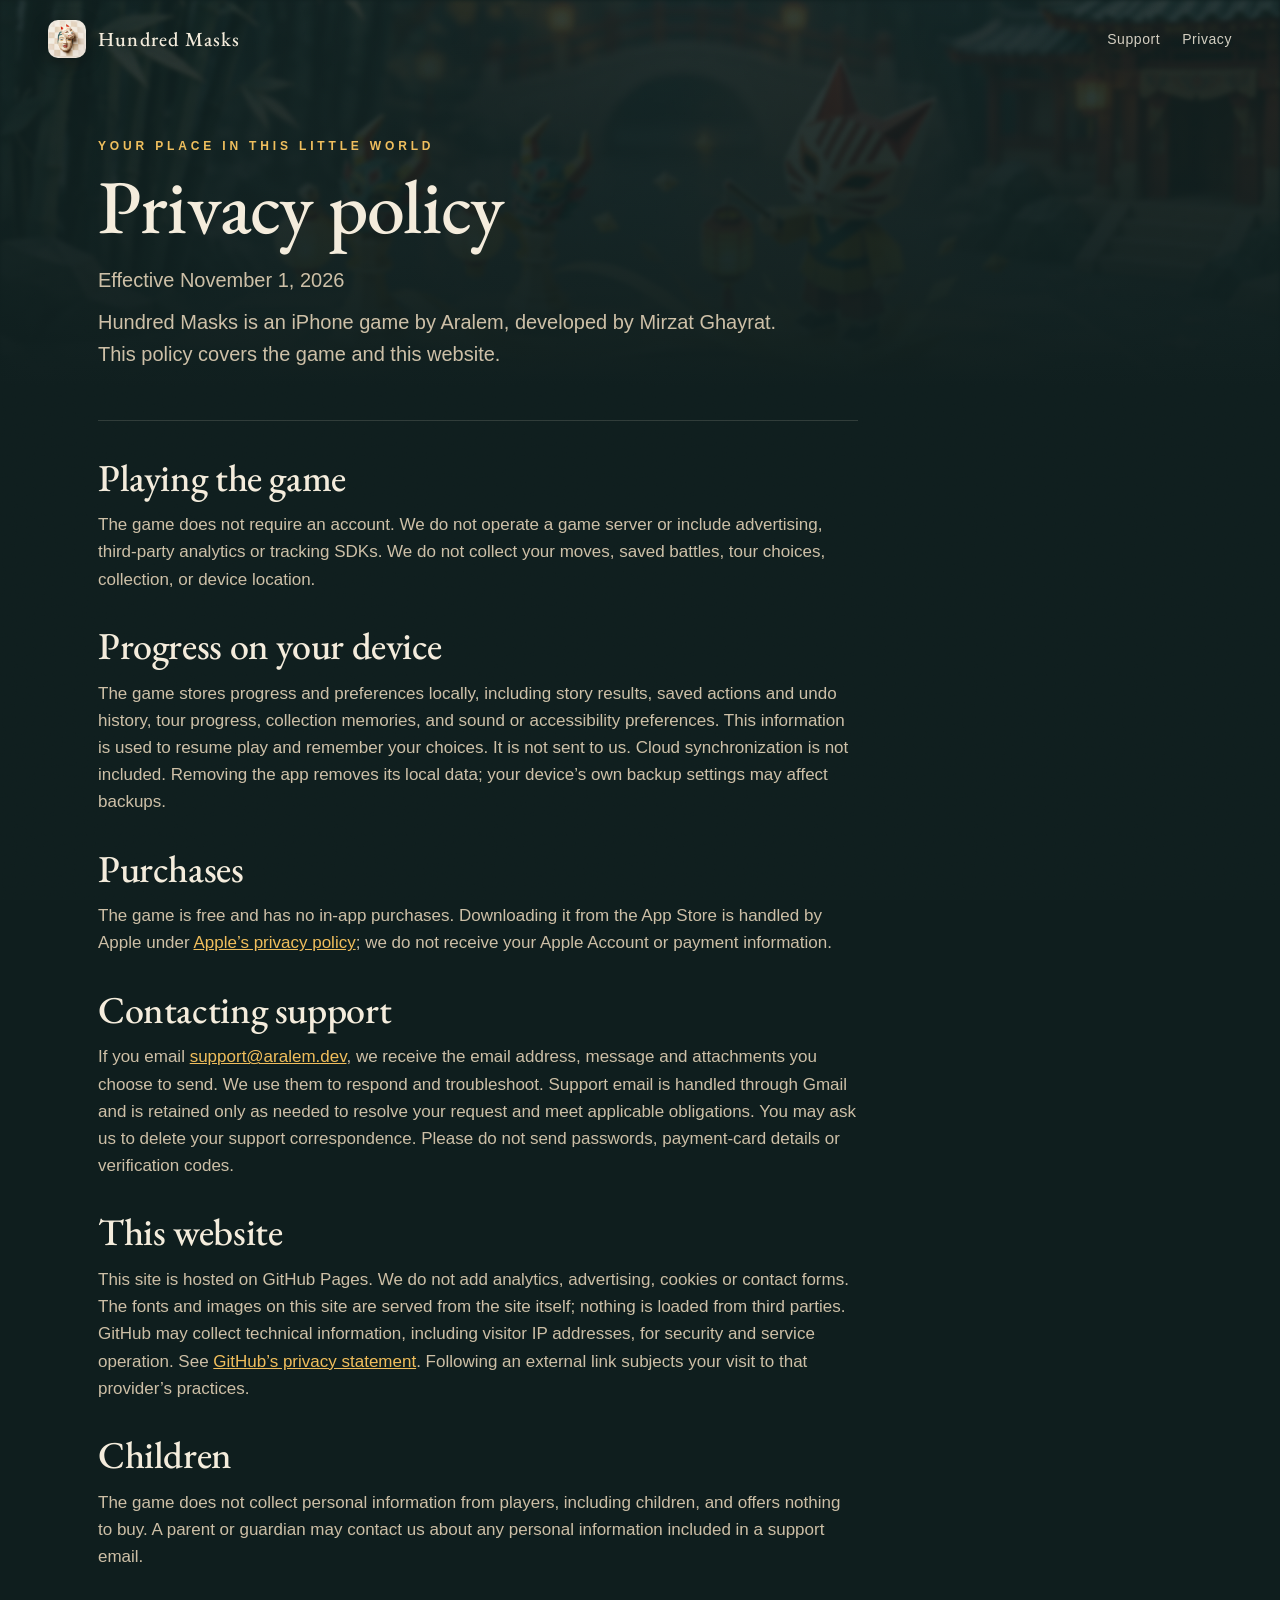
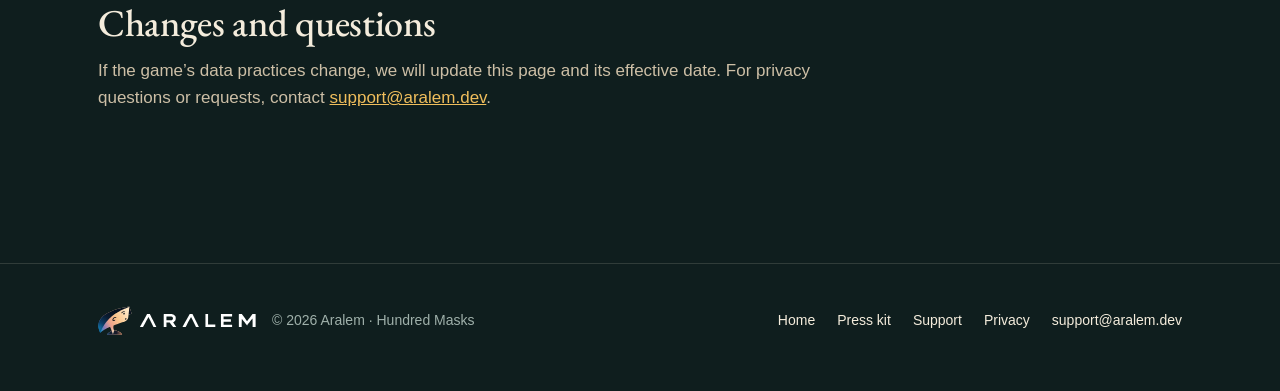
<file: privacy/index.html>
<!DOCTYPE html>
<html lang="en">
<head>
<meta charset="utf-8">
<meta name="viewport" content="width=device-width, initial-scale=1">
<title>Privacy — Hundred Masks</title>
<meta name="description" content="Hundred Masks privacy policy: no account, no advertising, no analytics or tracking. Progress is stored on your device. No in-app purchases.">
<link rel="canonical" href="https://aralem.dev/hundred-masks-support/privacy/">
<link rel="icon" href="../assets/favicon.png" type="image/png">
<link rel="apple-touch-icon" href="../assets/apple-touch-icon.png">
<meta property="og:type" content="website">
<meta property="og:title" content="Privacy — Hundred Masks">
<meta property="og:description" content="No account, no advertising, no analytics or tracking. Progress stays on your device.">
<meta property="og:image" content="https://aralem.dev/hundred-masks-support/assets/og.jpg">
<meta property="og:url" content="https://aralem.dev/hundred-masks-support/privacy/">
<meta name="theme-color" content="#0f1e1e">
<link rel="stylesheet" href="../assets/v2/home.css?v=8">
</head>
<body>
<a class="skip" href="#main">Skip to content</a>
<header class="top"><a class="brand" href="../"><img src="../assets/icon-512.png" alt="" width="38" height="38"><span>Hundred Masks</span></a><nav aria-label="Main"><a href="../support/">Support</a><a href="../privacy/" aria-current="page">Privacy</a></nav></header>

<section class="doc-hero"><div class="wrap"><p class="eyebrow">Your place in this little world</p>
  <h1>Privacy policy</h1>
  <p class="lede" style="margin-bottom:10px">Effective November 1, 2026</p>
  <p class="lede">Hundred Masks is an iPhone game by Aralem, developed by Mirzat Ghayrat. This policy covers the game and this website.</p></div></section>
<main id="main" class="wrap doc">
<article class="policy">

  <h2>Playing the game</h2>
  <p>The game does not require an account. We do not operate a game server or include advertising, third-party analytics or tracking SDKs. We do not collect your moves, saved battles, tour choices, collection, or device location.</p>

  <h2>Progress on your device</h2>
  <p>The game stores progress and preferences locally, including story results, saved actions and undo history, tour progress, collection memories, and sound or accessibility preferences. This information is used to resume play and remember your choices. It is not sent to us. Cloud synchronization is not included. Removing the app removes its local data; your device’s own backup settings may affect backups.</p>

  <h2>Purchases</h2>
  <p>The game is free and has no in-app purchases. Downloading it from the App Store is handled by Apple under <a href="https://www.apple.com/legal/privacy/" rel="noopener">Apple’s privacy policy</a>; we do not receive your Apple Account or payment information.</p>

  <h2>Contacting support</h2>
  <p>If you email <a href="mailto:support@aralem.dev">support@aralem.dev</a>, we receive the email address, message and attachments you choose to send. We use them to respond and troubleshoot. Support email is handled through Gmail and is retained only as needed to resolve your request and meet applicable obligations. You may ask us to delete your support correspondence. Please do not send passwords, payment-card details or verification codes.</p>

  <h2>This website</h2>
  <p>This site is hosted on GitHub Pages. We do not add analytics, advertising, cookies or contact forms. The fonts and images on this site are served from the site itself; nothing is loaded from third parties. GitHub may collect technical information, including visitor IP addresses, for security and service operation. See <a href="https://docs.github.com/en/site-policy/privacy-policies/github-general-privacy-statement" rel="noopener">GitHub’s privacy statement</a>. Following an external link subjects your visit to that provider’s practices.</p>

  <h2>Children</h2>
  <p>The game does not collect personal information from players, including children, and offers nothing to buy. A parent or guardian may contact us about any personal information included in a support email.</p>

  <h2>Changes and questions</h2>
  <p>If the game’s data practices change, we will update this page and its effective date. For privacy questions or requests, contact <a href="mailto:support@aralem.dev">support@aralem.dev</a>.</p>
</article>
</main>

<footer><div class="wrap"><div class="foot-brand"><a class="studio" href="https://aralem.dev/" aria-label="Aralem home"><img src="../assets/aralem-logo-horizontal-cinematic-white.svg" width="170" height="40" alt="Aralem" loading="lazy"></a><span>© 2026 Aralem · Hundred Masks</span></div><nav aria-label="Footer"><a href="../">Home</a><a href="../press/">Press kit</a><a href="../support/">Support</a><a href="../privacy/">Privacy</a><a href="mailto:support@aralem.dev">support@aralem.dev</a></nav></div></footer>
<script src="../assets/v2/site.js?v=1" defer></script>
</body>
</html>
</file>
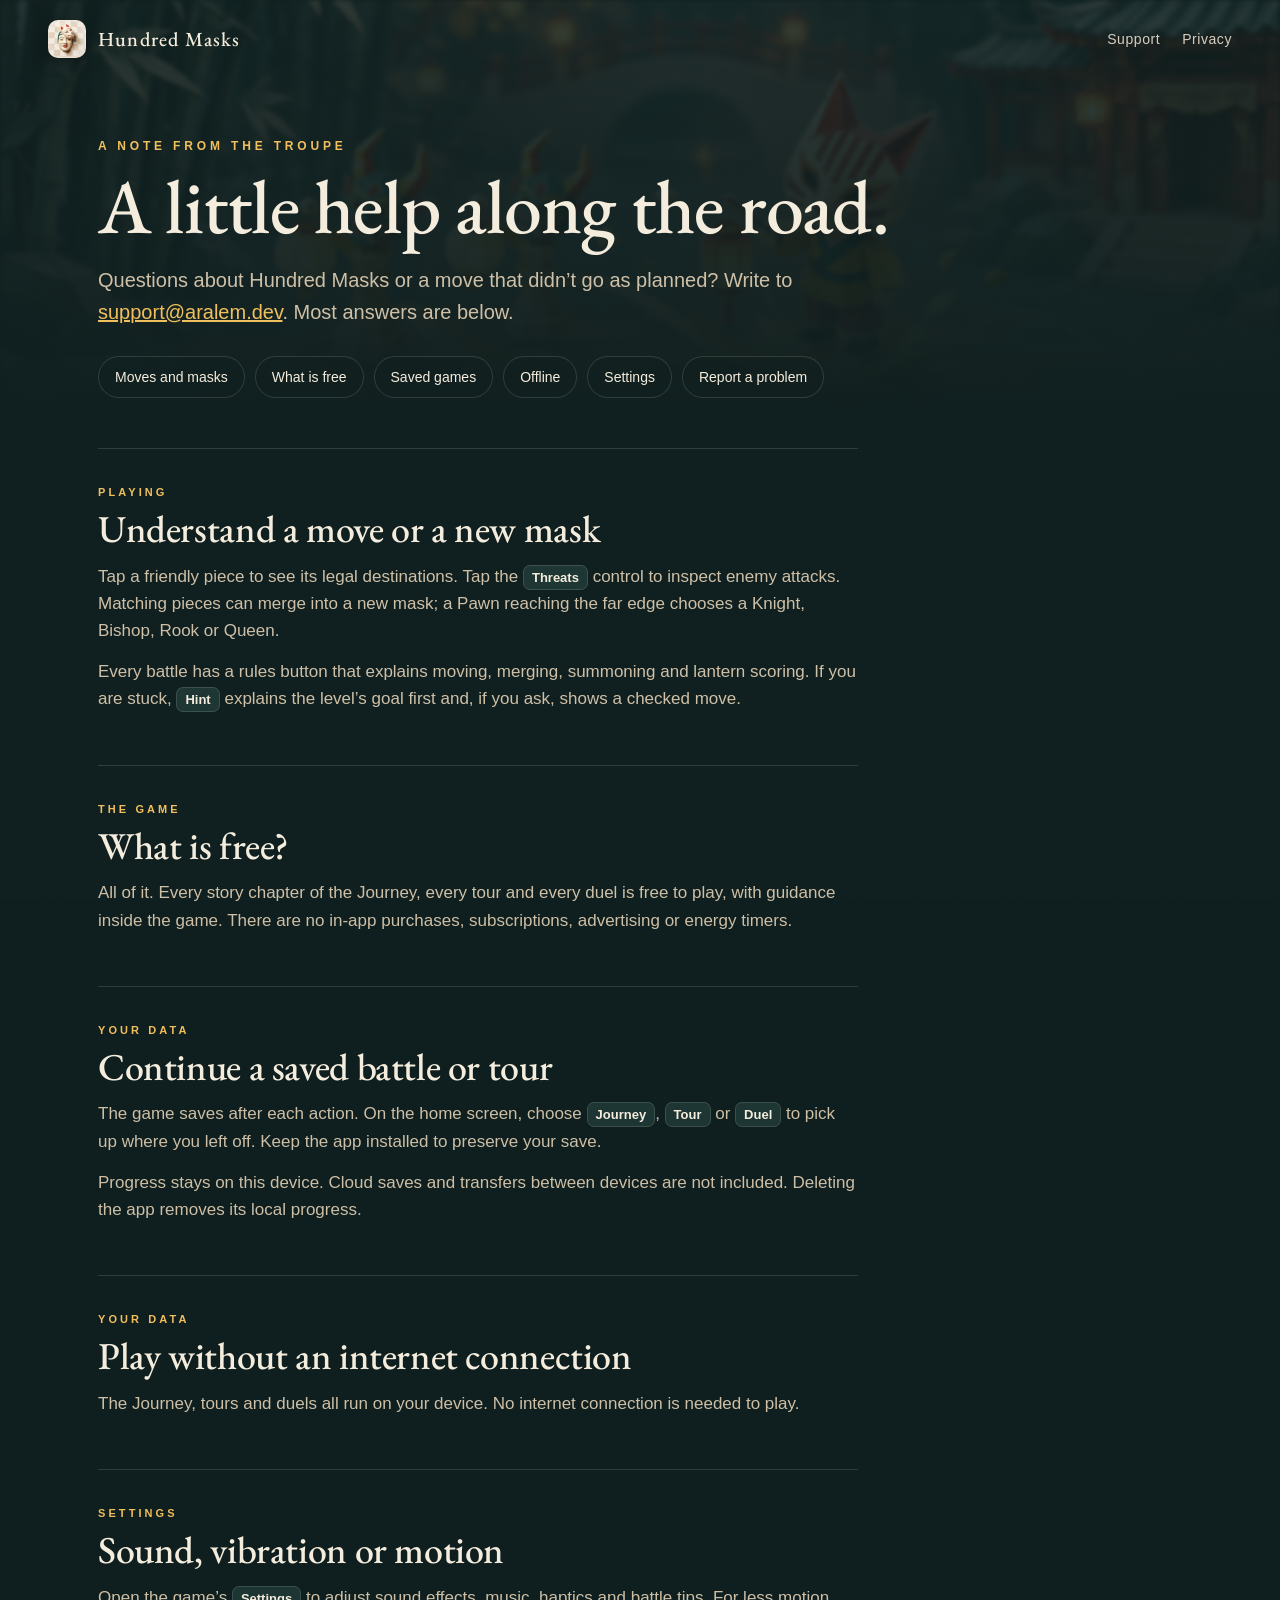
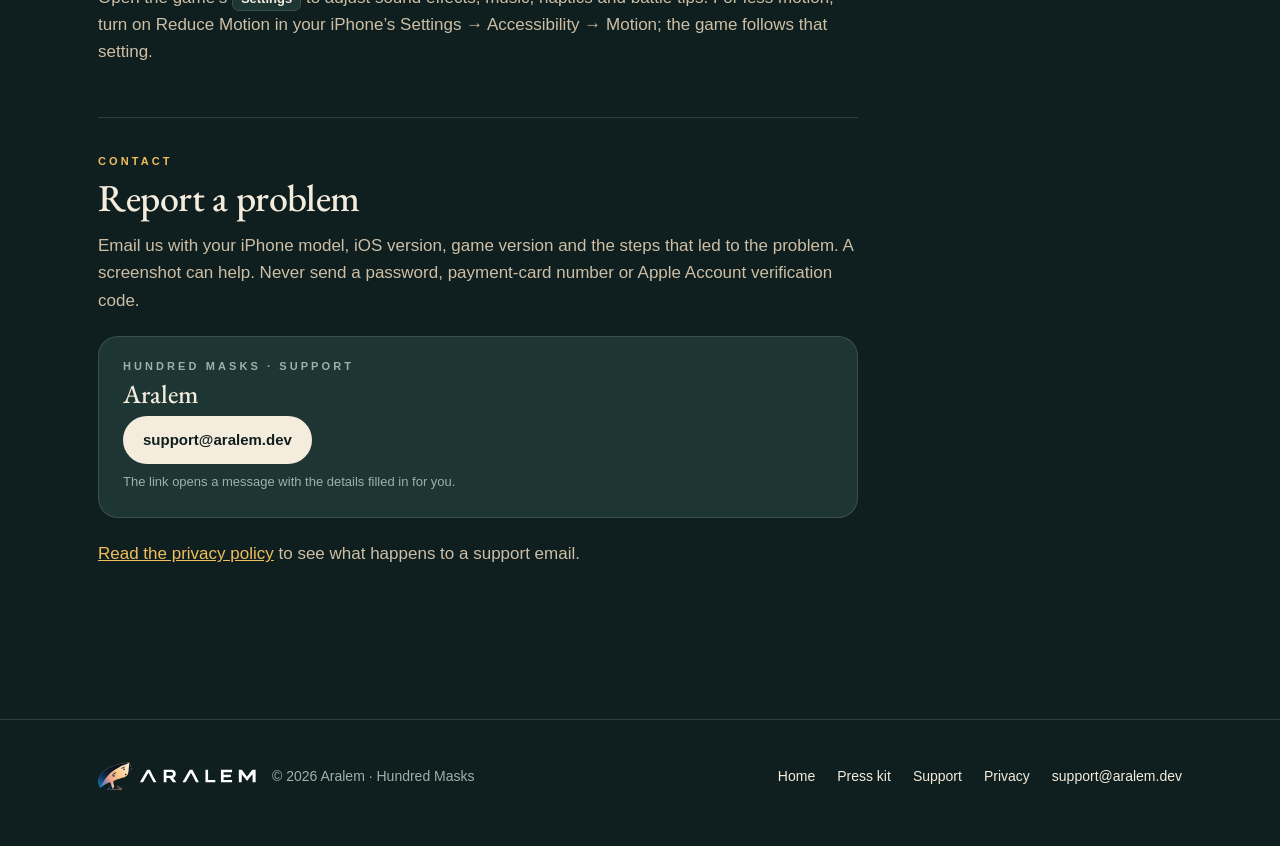
<file: support/index.html>
<!DOCTYPE html>
<html lang="en">
<head>
<meta charset="utf-8">
<meta name="viewport" content="width=device-width, initial-scale=1">
<title>Support — Hundred Masks</title>
<meta name="description" content="Help for Hundred Masks: Merge Chess on iPhone: understanding moves and masks, what is free, saved games, playing offline, settings and reporting a problem.">
<link rel="canonical" href="https://aralem.dev/hundred-masks-support/support/">
<link rel="icon" href="../assets/favicon.png" type="image/png">
<link rel="apple-touch-icon" href="../assets/apple-touch-icon.png">
<meta property="og:type" content="website">
<meta property="og:title" content="Support — Hundred Masks">
<meta property="og:description" content="Understand a move, continue a saved battle, play offline, and report a problem.">
<meta property="og:image" content="https://aralem.dev/hundred-masks-support/assets/og.jpg">
<meta property="og:url" content="https://aralem.dev/hundred-masks-support/support/">
<meta name="theme-color" content="#0f1e1e">
<link rel="stylesheet" href="../assets/v2/home.css?v=8">
</head>
<body>
<a class="skip" href="#main">Skip to content</a>
<header class="top"><a class="brand" href="../"><img src="../assets/icon-512.png" alt="" width="38" height="38"><span>Hundred Masks</span></a><nav aria-label="Main"><a href="../support/" aria-current="page">Support</a><a href="../privacy/">Privacy</a></nav></header>

<section class="doc-hero"><div class="wrap">
  <p class="eyebrow">A note from the troupe</p>
  <h1>A little help along the road.</h1>
  <p class="lede">Questions about Hundred Masks or a move that didn’t go as planned? Write to <a href="mailto:support@aralem.dev?subject=Hundred%20Masks%20Support">support@aralem.dev</a>. Most answers are below.</p>
  <nav class="toc" aria-label="On this page">
    <a href="#play">Moves and masks</a><a href="#free">What is free</a><a href="#progress">Saved games</a><a href="#offline">Offline</a><a href="#settings">Settings</a><a href="#report">Report a problem</a>
  </nav>
</div></section>
<main id="main" class="wrap doc">

<article id="play">
  <p class="eyebrow">Playing</p>
  <h2>Understand a move or a new mask</h2>
  <p>Tap a friendly piece to see its legal destinations. Tap the <kbd>Threats</kbd> control to inspect enemy attacks. Matching pieces can merge into a new mask; a Pawn reaching the far edge chooses a Knight, Bishop, Rook or Queen.</p>
  <p>Every battle has a rules button that explains moving, merging, summoning and lantern scoring. If you are stuck, <kbd>Hint</kbd> explains the level’s goal first and, if you ask, shows a checked move.</p>
</article>

<article id="free">
  <p class="eyebrow">The game</p>
  <h2>What is free?</h2>
  <p>All of it. Every story chapter of the Journey, every tour and every duel is free to play, with guidance inside the game. There are no in-app purchases, subscriptions, advertising or energy timers.</p>
</article>

<article id="progress">
  <p class="eyebrow">Your data</p>
  <h2>Continue a saved battle or tour</h2>
  <p>The game saves after each action. On the home screen, choose <kbd>Journey</kbd>, <kbd>Tour</kbd> or <kbd>Duel</kbd> to pick up where you left off. Keep the app installed to preserve your save.</p>
  <p>Progress stays on this device. Cloud saves and transfers between devices are not included. Deleting the app removes its local progress.</p>
</article>

<article id="offline">
  <p class="eyebrow">Your data</p>
  <h2>Play without an internet connection</h2>
  <p>The Journey, tours and duels all run on your device. No internet connection is needed to play.</p>
</article>

<article id="settings">
  <p class="eyebrow">Settings</p>
  <h2>Sound, vibration or motion</h2>
  <p>Open the game’s <kbd>Settings</kbd> to adjust sound effects, music, haptics and battle tips. For less motion, turn on Reduce Motion in your iPhone’s Settings → Accessibility → Motion; the game follows that setting.</p>
</article>

<article id="report">
  <p class="eyebrow">Contact</p>
  <h2>Report a problem</h2>
  <p>Email us with your iPhone model, iOS version, game version and the steps that led to the problem. A screenshot can help. Never send a password, payment-card number or Apple Account verification code.</p>
  <div class="paper contact">
    <span class="eyebrow mute" style="margin:0">Hundred Masks · support</span>
    <span class="who">Aralem</span>
    <a href="mailto:support@aralem.dev?subject=Hundred%20Masks%20problem%20report&amp;body=Chapter%20and%20level%3A%20%0ADevice%3A%20%0AiOS%20version%3A%20%0AGame%20version%20(Settings)%3A%20%0AWhat%20happened%3A%20">support@aralem.dev</a>
    <span class="mute" style="font-size:13px">The link opens a message with the details filled in for you.</span>
  </div>
  <p><a href="../privacy/">Read the privacy policy</a> to see what happens to a support email.</p>
</article>
</main>

<footer><div class="wrap"><div class="foot-brand"><a class="studio" href="https://aralem.dev/" aria-label="Aralem home"><img src="../assets/aralem-logo-horizontal-cinematic-white.svg" width="170" height="40" alt="Aralem" loading="lazy"></a><span>© 2026 Aralem · Hundred Masks</span></div><nav aria-label="Footer"><a href="../">Home</a><a href="../press/">Press kit</a><a href="../support/">Support</a><a href="../privacy/">Privacy</a><a href="mailto:support@aralem.dev">support@aralem.dev</a></nav></div></footer>
<script src="../assets/v2/site.js?v=1" defer></script>
</body>
</html>
</file>
<file: assets/v2/home.css>
@font-face{font-family:"Garamond";src:url("../fonts/EBGaramond-Regular.woff2") format("woff2");font-weight:400;font-display:swap}
@font-face{font-family:"Garamond";src:url("../fonts/EBGaramond-Medium.woff2") format("woff2");font-weight:500 700;font-display:swap}
:root{
  --ink:#0f1e1e; --ink-2:#152a2a; --ink-3:#1d3533;
  --paper:#f4ecdc; --paper-dim:#cdbfa6; --muted:#9fb0aa;
  --gold:#f0be5c; --red:#c8432f; --line:rgba(244,236,220,.14);
  --serif:"Garamond","Iowan Old Style","Palatino Linotype",Palatino,serif;
  --sans:-apple-system,BlinkMacSystemFont,"Helvetica Neue",sans-serif;
  --gutter:clamp(16px,4vw,48px);
}
*{box-sizing:border-box;margin:0}
html{background:var(--ink);color-scheme:dark}
body{background:var(--ink);color:var(--paper);font:400 17px/1.6 var(--sans);-webkit-font-smoothing:antialiased;overflow-x:hidden}
img,video{display:block;max-width:100%;height:auto}
a{color:var(--gold)}
.skip{position:absolute;left:-999px}.skip:focus{left:16px;top:16px;z-index:60;background:var(--paper);color:var(--ink);padding:8px 12px}
body::before{content:"";position:fixed;inset:0;pointer-events:none;z-index:50;opacity:.07;mix-blend-mode:overlay;
  background-image:url("data:image/svg+xml;utf8,<svg xmlns='http://www.w3.org/2000/svg' width='160' height='160'><filter id='n'><feTurbulence type='fractalNoise' baseFrequency='.9' numOctaves='2' stitchTiles='stitch'/></filter><rect width='100%' height='100%' filter='url(%23n)'/></svg>")}
.kicker{font:600 12px/1 var(--sans);letter-spacing:.32em;text-transform:uppercase;color:var(--gold)}
h1,h2,h3{font-family:var(--serif);font-weight:500;line-height:1.02;letter-spacing:-.01em}
h2{font-size:clamp(36px,6vw,72px)}
h2 em{font-style:normal;color:var(--gold)}
.lede{color:var(--paper-dim);font-size:clamp(17px,1.6vw,20px);max-width:36em}
.top{position:absolute;inset:0 0 auto;z-index:10;display:flex;align-items:center;justify-content:space-between;padding:20px var(--gutter)}
.brand{display:flex;gap:12px;align-items:center;color:var(--paper);text-decoration:none;font:500 20px/1 var(--serif);letter-spacing:.06em}
.brand img{width:38px;height:38px;border-radius:10px;box-shadow:0 4px 16px rgba(0,0,0,.4)}
.top nav{display:flex;gap:22px}
.top nav a{color:var(--paper);text-decoration:none;font-size:14px;letter-spacing:.04em;opacity:.85}
.top nav a:hover{opacity:1;color:var(--gold)}
.hero{position:relative;isolation:isolate;text-align:center}
.hero picture{display:block;position:relative}
.hero picture img{width:100%;height:auto;max-height:62svh;object-fit:cover;object-position:50% 60%}
.hero picture::after{content:"";position:absolute;inset:0;background:linear-gradient(180deg,rgba(15,30,30,.55) 0%,rgba(15,30,30,0) 18%,rgba(15,30,30,0) 62%,var(--ink) 100%)}
.hero-copy{position:relative;margin:clamp(-120px,-8vw,-40px) auto 0;padding:0 var(--gutter) clamp(40px,6vw,70px);max-width:900px}
.hero h1{font-size:clamp(50px,9vw,116px);letter-spacing:.02em;text-shadow:0 6px 40px rgba(0,0,0,.6)}
.hero h1 small{display:block;font:600 clamp(12px,1.3vw,15px)/1 var(--sans);letter-spacing:.5em;color:var(--gold);margin-top:16px;text-shadow:none}
.hero .cta,.hero .promise{justify-content:center}
.hero .tag{font:italic 400 clamp(22px,2.6vw,32px)/1.25 var(--serif);margin:20px 0 28px;color:var(--paper-dim)}
.cta{display:flex;flex-wrap:wrap;gap:14px;align-items:center}
.pill{display:inline-flex;align-items:center;gap:10px;padding:14px 22px;border-radius:999px;font:600 15px/1 var(--sans);text-decoration:none;transition:transform .2s,background .2s,color .2s,border-color .2s}
.pill.primary{background:var(--paper);color:var(--ink)}
.pill.primary:hover{transform:translateY(-2px);background:#fff}
.pill.ghost{border:1px solid var(--line);color:var(--paper);background:rgba(15,30,30,.35);backdrop-filter:blur(6px)}
.pill.ghost:hover{border-color:var(--gold);color:var(--gold)}
.promise{display:flex;flex-wrap:wrap;gap:8px 18px;margin-top:22px;font-size:14px;color:var(--paper-dim)}
.promise span::before{content:"✦";color:var(--gold);margin-right:8px;font-size:11px}
.rise{animation:rise .9s cubic-bezier(.2,.7,.2,1) backwards}
.d1{animation-delay:.1s}.d2{animation-delay:.25s}.d3{animation-delay:.4s}.d4{animation-delay:.55s}
@keyframes rise{from{opacity:0;transform:translateY(18px)}}
.wrap{max-width:1180px;margin:0 auto;padding:0 var(--gutter)}
.formula{padding:clamp(80px,12vw,160px) 0 clamp(60px,8vw,110px);text-align:center}
.formula h2{margin:18px auto 14px;max-width:12em}
.formula .lede{margin:0 auto}
.equation{display:flex;justify-content:center;align-items:center;gap:clamp(6px,2vw,26px);margin:clamp(40px,6vw,72px) auto 0}
.equation img{width:clamp(88px,17vw,210px);filter:drop-shadow(0 22px 30px rgba(0,0,0,.55));transition:transform .5s cubic-bezier(.2,.7,.2,1)}
.equation .c1{transform:rotate(-8deg)}.equation .c2{transform:rotate(3deg)}.equation .c3{transform:rotate(7deg) scale(1.08)}
.equation:hover .c1{transform:rotate(-2deg) translateX(10px)}
.equation:hover .c2{transform:translateX(-6px)}
.equation:hover .c3{transform:rotate(2deg) scale(1.14)}
.op{font:500 clamp(40px,7vw,84px)/1 var(--serif);color:var(--gold)}
.ladder{margin-top:34px;font:500 14px/1.6 var(--sans);letter-spacing:.14em;text-transform:uppercase;color:var(--muted)}
.ladder b{color:var(--paper);font-weight:600}
.trailer{padding:clamp(40px,6vw,80px) 0;background:linear-gradient(180deg,var(--ink),var(--ink-2) 30%,var(--ink-2) 70%,var(--ink))}
.trailer .wrap{display:grid;grid-template-columns:minmax(0,1fr) auto;gap:clamp(32px,6vw,90px);align-items:center}
.phone{width:clamp(240px,26vw,320px);aspect-ratio:9/19.5;border-radius:44px;padding:10px;background:#0a1212;box-shadow:0 0 0 1px rgba(255,255,255,.08),0 40px 80px rgba(0,0,0,.6),0 0 120px rgba(240,190,92,.12)}
.phone video{width:100%;height:100%;object-fit:cover;border-radius:34px;background:#000}
.trailer ol{list-style:none;padding:0;margin:30px 0 0;display:grid;gap:18px;counter-reset:s}
.trailer li{display:grid;grid-template-columns:42px 1fr;gap:4px 14px;counter-increment:s}
.trailer li::before{content:counter(s,upper-roman);grid-row:span 2;font:500 26px/1.1 var(--serif);color:var(--gold)}
.trailer li b{font:500 22px/1.2 var(--serif)}
.trailer li span{color:var(--paper-dim);font-size:15px}
.shots{padding:clamp(70px,10vw,130px) 0 40px}
.shots header{text-align:center}
.rail{display:flex;gap:18px;overflow-x:auto;scroll-snap-type:x mandatory;scroll-padding-inline:var(--gutter);padding:36px var(--gutter) 30px;scrollbar-width:none}
.rail::-webkit-scrollbar{display:none}
.rail figure{flex:0 0 clamp(200px,22vw,260px);min-width:0;scroll-snap-align:start;transition:transform .35s}
.rail figure:first-child{margin-left:auto}.rail figure:last-child{margin-right:auto}
@media (min-width:1200px){.rail figure{flex:1 1 0;max-width:260px}.shots .hint{display:none}}
.rail figure:hover{transform:translateY(-8px)}
.rail img{width:100%;border-radius:22px;box-shadow:0 24px 50px rgba(0,0,0,.45)}
.rail figcaption{margin-top:12px;font-size:13px;letter-spacing:.12em;text-transform:uppercase;color:var(--muted)}
.hint{font-size:13px;color:var(--muted);margin-top:14px}
.worlds{padding:clamp(70px,10vw,130px) 0}
.worlds>.wrap{text-align:center}
.worlds .lede{margin:16px auto 0}
.strip{display:grid;grid-template-columns:repeat(6,1fr);gap:8px;max-width:1180px;margin:44px auto 0;padding:0 var(--gutter)}
.strip figure{position:relative;border-radius:16px;overflow:hidden;aspect-ratio:4/5}
.strip img{width:100%;height:100%;object-fit:cover;transition:transform .8s cubic-bezier(.2,.7,.2,1),filter .5s;filter:saturate(.75) brightness(.85)}
.strip figure:hover img{transform:scale(1.07);filter:none}
.strip figcaption{position:absolute;inset:auto 0 0;padding:44px 14px 14px;background:linear-gradient(transparent,rgba(10,20,20,.9));font:500 18px/1.15 var(--serif)}
.strip figcaption i{display:block;font:600 11px/1 var(--sans);font-style:normal;letter-spacing:.24em;color:var(--gold);margin-bottom:6px}
.free{padding:20px 0 clamp(80px,12vw,150px)}
.card{display:grid;grid-template-columns:1.1fr 1fr;border-radius:28px;overflow:hidden;background:var(--ink-3);border:1px solid var(--line)}
.card .art{background:url("hero-tall.jpg") 50% 40%/cover;min-height:380px}
.card .body{padding:clamp(32px,5vw,64px)}
.card ul{list-style:none;padding:0;margin:26px 0 0;display:grid;gap:14px}
.card li{display:flex;gap:14px;align-items:baseline;font-size:17px}
.card li::before{content:"✓";color:var(--gold);font-weight:700}
footer{border-top:1px solid var(--line);padding:36px 0 50px;color:var(--muted);font-size:14px}
footer .wrap{display:flex;flex-wrap:wrap;gap:16px 28px;justify-content:space-between;align-items:center}
footer nav{display:flex;gap:22px;flex-wrap:wrap}
footer a{color:var(--paper);text-decoration:none}
footer a:hover{color:var(--gold)}
.js .reveal{opacity:0;transform:translateY(30px);transition:opacity 1s,transform 1s cubic-bezier(.2,.7,.2,1)}
.js .reveal.in{opacity:1;transform:none}
/* press page */
.page-head{padding-top:130px;padding-bottom:40px}
.page-head h1{font-size:clamp(44px,7vw,84px);margin-top:16px}
.grid{display:grid;grid-template-columns:repeat(auto-fill,minmax(260px,1fr));gap:18px;margin:34px 0 70px}
.tile{background:var(--ink-3);border:1px solid var(--line);border-radius:20px;overflow:hidden;display:flex;flex-direction:column;text-decoration:none;color:var(--paper);transition:border-color .2s,transform .2s}
.tile:hover{border-color:var(--gold);transform:translateY(-3px)}
.tile .thumb{aspect-ratio:4/3;background:#0a1414 center/cover no-repeat}
.tile .meta{padding:16px 18px 18px}
.tile b{display:block;font:500 20px/1.2 var(--serif)}
.tile span{font-size:13px;color:var(--muted)}
.facts{display:grid;grid-template-columns:200px 1fr;gap:12px 28px;margin:30px 0 60px}
.facts dt{color:var(--muted);font-size:14px;letter-spacing:.1em;text-transform:uppercase}
.facts dd{margin:0}
.copybox{background:var(--ink-3);border:1px solid var(--line);border-radius:16px;padding:22px;white-space:pre-wrap;font:15px/1.6 var(--sans);color:var(--paper-dim)}
.page-head + .wrap h2{font-size:clamp(28px,4vw,40px);margin-top:20px}
@media (max-width:860px){
  .trailer .wrap{grid-template-columns:1fr;justify-items:center}
  .trailer .wrap>div:first-child{order:2}
  .strip{grid-template-columns:repeat(3,1fr)}
  .card{grid-template-columns:1fr}.card .art{min-height:260px}
  .facts{grid-template-columns:1fr;gap:4px}
  .facts dd{margin-bottom:12px}
}
@media (max-width:520px){
  .top nav{gap:14px}.brand span{display:none}
  .hero picture img{max-height:60svh;object-position:50% 74%}
  .strip{grid-template-columns:repeat(2,1fr)}
}
@media (prefers-reduced-motion:reduce){.rise{animation:none}.js .reveal{opacity:1;transform:none;transition:none}}
/* ---------- document pages (support, privacy, 404) ---------- */
.doc-hero{position:relative;padding:140px 0 50px;overflow:hidden;isolation:isolate}
.doc-hero::before{content:"";position:absolute;inset:0;z-index:-1;background:url("hero-wide.jpg") 60% 50%/cover;opacity:.22;filter:blur(2px)}
.doc-hero::after{content:"";position:absolute;inset:0;z-index:-1;background:linear-gradient(180deg,rgba(15,30,30,.3),var(--ink) 92%)}
.doc-hero h1{font-size:clamp(42px,6.5vw,76px);margin:16px 0 18px;max-width:14em}
.doc-hero .eyebrow{font:600 12px/1 var(--sans);letter-spacing:.32em;text-transform:uppercase;color:var(--gold);margin:0}
.doc-hero .lede a{color:var(--gold)}
.toc{display:flex;flex-wrap:wrap;gap:10px;margin-top:28px}
.toc a{padding:9px 16px;border:1px solid var(--line);border-radius:999px;color:var(--paper);text-decoration:none;font-size:14px;background:rgba(15,30,30,.4)}
.toc a:hover{border-color:var(--gold);color:var(--gold)}
.doc{padding-bottom:100px}.doc>*{max-width:760px}
.doc article,.doc section{padding:38px 0;border-top:1px solid var(--line);scroll-margin-top:24px}
.doc .eyebrow{font:600 11px/1 var(--sans);letter-spacing:.28em;text-transform:uppercase;color:var(--gold);margin:0 0 12px}
.doc h2{font-size:clamp(28px,3.6vw,38px);margin-bottom:14px}
.doc h3{font-size:22px;margin:22px 0 8px}
.doc p,.doc li{color:var(--paper-dim);font-size:17px;margin:0 0 14px}
.doc ul{padding-left:20px}
.doc strong{color:var(--paper)}
.doc a{color:var(--gold)}
.doc kbd{font:600 13px/1 var(--sans);padding:4px 8px;border-radius:7px;background:var(--ink-3);border:1px solid var(--line);color:var(--paper)}
.doc .mute{color:var(--muted)}
.doc .paper.contact{display:grid;gap:8px;margin:22px 0;padding:24px;border-radius:20px;background:var(--ink-3);border:1px solid var(--line)}
.doc .paper.contact .who{font:500 26px/1.1 var(--serif);color:var(--paper)}
.doc .paper.contact a{display:inline-flex;justify-self:start;padding:12px 20px;border-radius:999px;background:var(--paper);color:var(--ink);font-weight:600;text-decoration:none;font-size:15px}
.top.solid{position:relative}
.lost{min-height:100svh;display:grid;place-content:center;text-align:center;gap:14px;padding:var(--gutter)}
.lost h1{font-size:clamp(40px,7vw,80px)}
.doc .policy h2{margin-top:34px}.doc .policy h2:first-child{margin-top:0}
/* ---------- troupe ---------- */
.troupe{padding:clamp(70px,10vw,130px) 0 20px}
.troupe>.wrap{text-align:center}
.troupe .lede{margin:16px auto 0}
.cast{text-align:left}
.cast{display:grid;grid-template-columns:repeat(3,1fr);gap:18px;margin-top:44px}
.member{position:relative;border-radius:22px;overflow:hidden;aspect-ratio:4/5;background:var(--ink-3);isolation:isolate}
.member img{position:absolute;inset:0;width:100%;height:100%;object-fit:cover;z-index:-1;transition:transform .9s cubic-bezier(.2,.7,.2,1)}
.member:hover img{transform:scale(1.05)}
.member::after{content:"";position:absolute;inset:0;z-index:-1;background:linear-gradient(180deg,transparent 45%,rgba(10,20,20,.92))}
.member .tag2{position:absolute;inset:auto 0 0;padding:22px}
.member i{display:block;font:600 11px/1 var(--sans);font-style:normal;letter-spacing:.26em;text-transform:uppercase;color:var(--gold)}
.member b{display:block;font:500 30px/1.1 var(--serif);margin:8px 0 6px}
.member span{display:block;font:italic 400 17px/1.35 var(--serif);color:var(--paper-dim)}
.member.rival i{color:#8fd3e0}
/* ---------- cast band ---------- */
.band{position:relative;margin:clamp(60px,9vw,120px) 0 0;isolation:isolate;text-align:center}
.band img{width:100%;max-height:70svh;object-fit:cover}
.band::before{content:"";position:absolute;inset:0;z-index:1;background:linear-gradient(180deg,var(--ink) 0%,transparent 22%,transparent 60%,var(--ink) 100%);pointer-events:none}
.band h2{position:absolute;left:0;right:0;bottom:clamp(20px,5vw,60px);z-index:2;text-shadow:0 6px 30px rgba(0,0,0,.7)}
@media (max-width:860px){.cast{grid-template-columns:repeat(2,1fr)}}
@media (max-width:520px){.cast{grid-template-columns:1fr}.member{aspect-ratio:4/4.4}.band h2{position:static;margin-top:16px}}
.page-head + .wrap h2{scroll-margin-top:20px}
.page-head + .wrap > .lede{margin-top:10px}
.page-head + .wrap h3{font-size:20px;margin:22px 0 10px;color:var(--paper)}
.captions .copybox{margin:0 0 6px}
.sw{display:inline-block;width:14px;height:14px;border-radius:4px;vertical-align:-2px;margin-right:6px;border:1px solid var(--line)}
.grid .tile .thumb{background-color:#0a1414}

/* ---------- press kit preview ---------- */
.howto{margin-top:14px;color:var(--muted);font-size:15px;max-width:40em}
.tile{position:relative}
.tile[data-act]::after{content:attr(data-act);position:absolute;top:12px;right:12px;padding:6px 11px;border-radius:999px;background:rgba(10,20,20,.72);border:1px solid var(--line);font:600 11px/1 var(--sans);letter-spacing:.08em;text-transform:uppercase;color:var(--paper);backdrop-filter:blur(6px)}
.tile[data-act]:hover::after{border-color:var(--gold);color:var(--gold)}
.viewer{border:0;padding:0;margin:0;background:transparent;color:var(--paper);width:100vw;max-width:100vw;height:100dvh;max-height:100dvh;overflow:hidden}
.viewer[open]{display:grid;grid-template-rows:minmax(0,1fr) auto}
.viewer::backdrop{background:rgba(6,12,12,.94)}
.viewer-stage{display:grid;place-items:center;min-height:0;padding:clamp(12px,3vw,28px)}
.viewer-stage img,.viewer-stage video{width:auto;height:auto;max-width:calc(100vw - 2*clamp(12px,3vw,28px));max-height:calc(100dvh - 120px - 2*clamp(12px,3vw,28px));object-fit:contain;border-radius:12px;background:#0a1414;box-shadow:0 24px 70px rgba(0,0,0,.6)}
.viewer-bar{display:flex;align-items:center;gap:12px;padding:14px var(--gutter) calc(14px + env(safe-area-inset-bottom));background:var(--ink-2);border-top:1px solid var(--line)}
.viewer-text{flex:1;min-width:0}
.viewer-text b{display:block;font:500 20px/1.2 var(--serif);white-space:nowrap;overflow:hidden;text-overflow:ellipsis}
.viewer-text span{display:block;font-size:13px;color:var(--muted);white-space:nowrap;overflow:hidden;text-overflow:ellipsis}
.viewer-bar .pill{padding:12px 18px;font-size:14px;cursor:pointer}
.viewer-bar button.pill{font-family:var(--sans)}
.viewer-nav{flex:none;width:44px;height:44px;border-radius:50%;border:1px solid var(--line);background:rgba(15,30,30,.35);color:var(--paper);font:400 26px/1 var(--serif);cursor:pointer}
.viewer-nav:hover{border-color:var(--gold);color:var(--gold)}
.viewer :focus-visible{outline:2px solid var(--gold);outline-offset:2px}
@media (max-width:520px){.viewer-bar{flex-wrap:wrap;gap:10px}.viewer-text{flex-basis:100%;order:-1}.viewer-bar .pill{flex:1;justify-content:center}}

/* ---------- studio mark + copied notice ---------- */
.foot-brand{display:flex;align-items:center;gap:10px;flex-wrap:wrap}
.studio{display:inline-flex;margin-left:-6px;transition:transform .2s}
.studio:hover{transform:translateY(-2px)}
.studio img{width:170px;height:auto}
.toast{position:fixed;left:50%;bottom:calc(24px + env(safe-area-inset-bottom));z-index:70;transform:translate(-50%,14px);padding:12px 20px;border-radius:999px;background:var(--paper);color:var(--ink);font:600 14px/1.2 var(--sans);box-shadow:0 14px 40px rgba(0,0,0,.5);opacity:0;pointer-events:none;transition:opacity .25s,transform .25s;max-width:calc(100vw - 32px);white-space:nowrap;overflow:hidden;text-overflow:ellipsis}
.toast.on{opacity:1;transform:translate(-50%,0)}
@media (prefers-reduced-motion:reduce){.toast{transition:none}}
</file>
